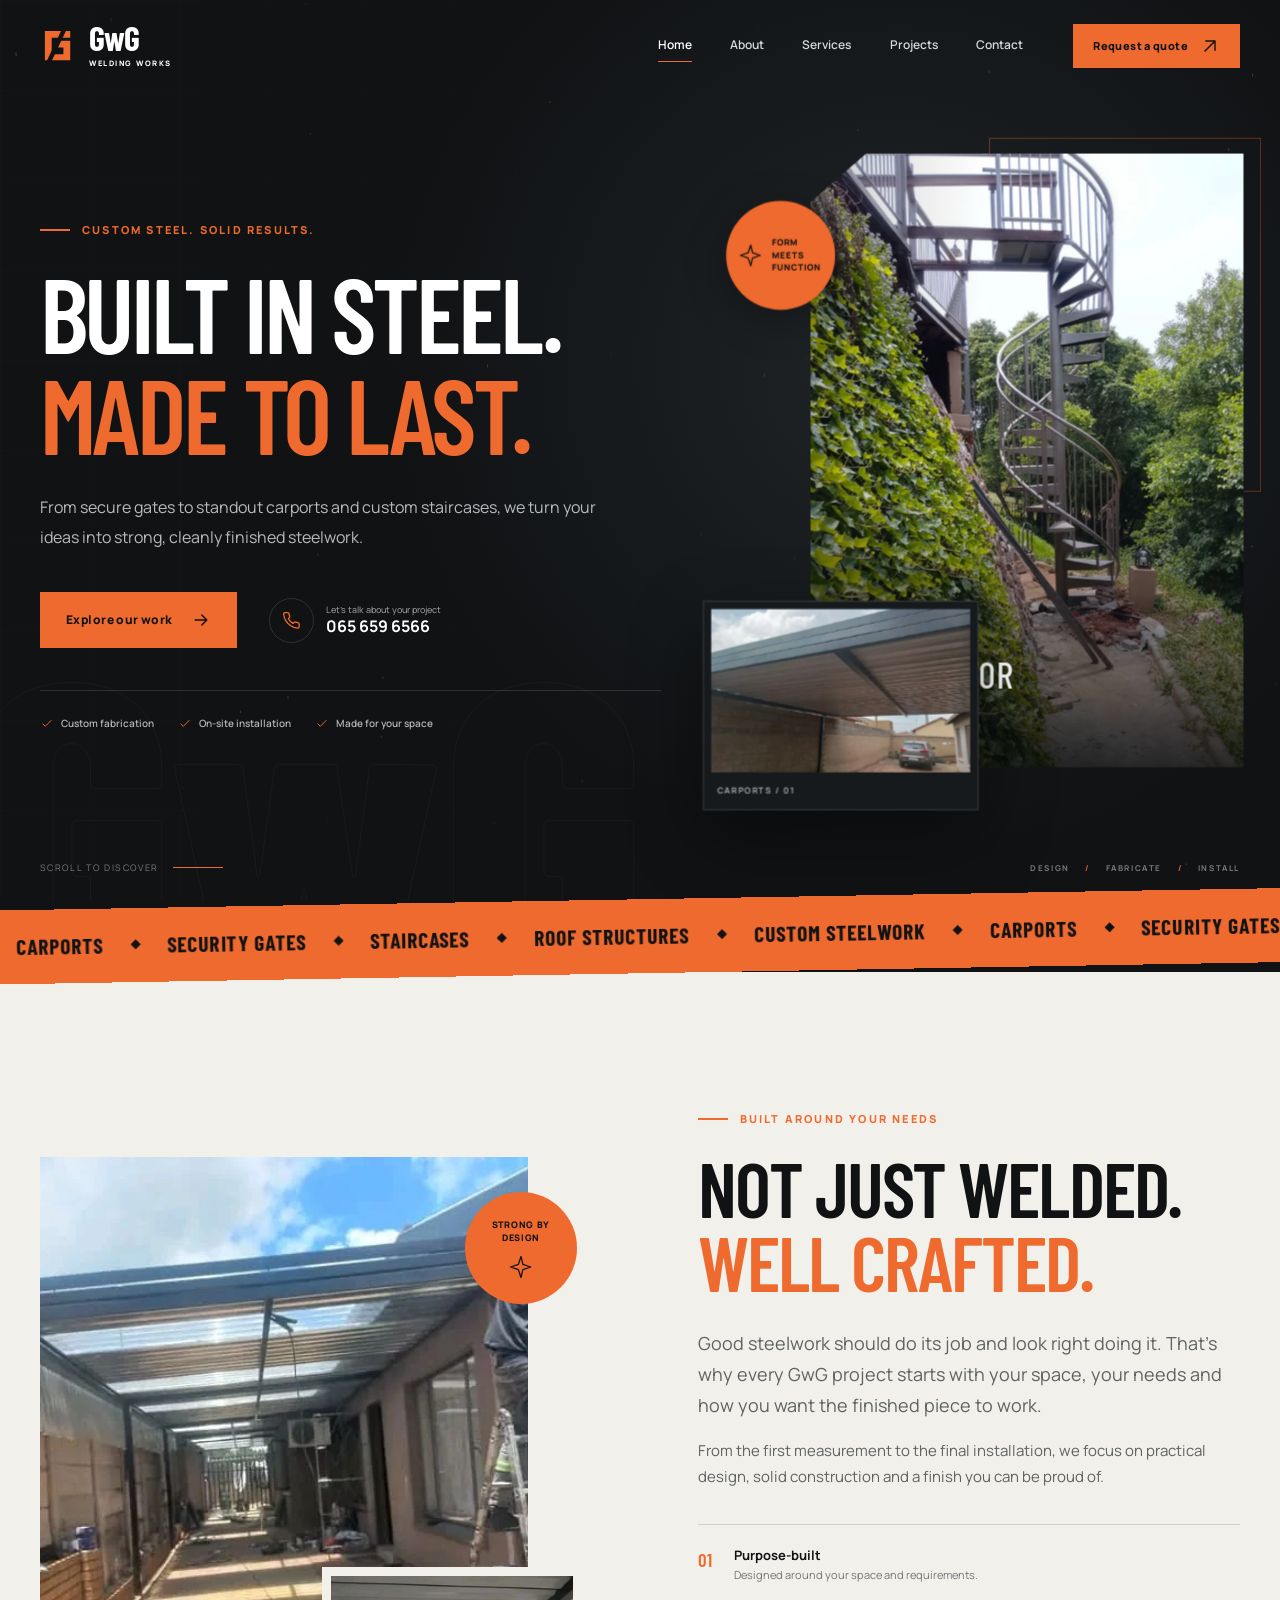
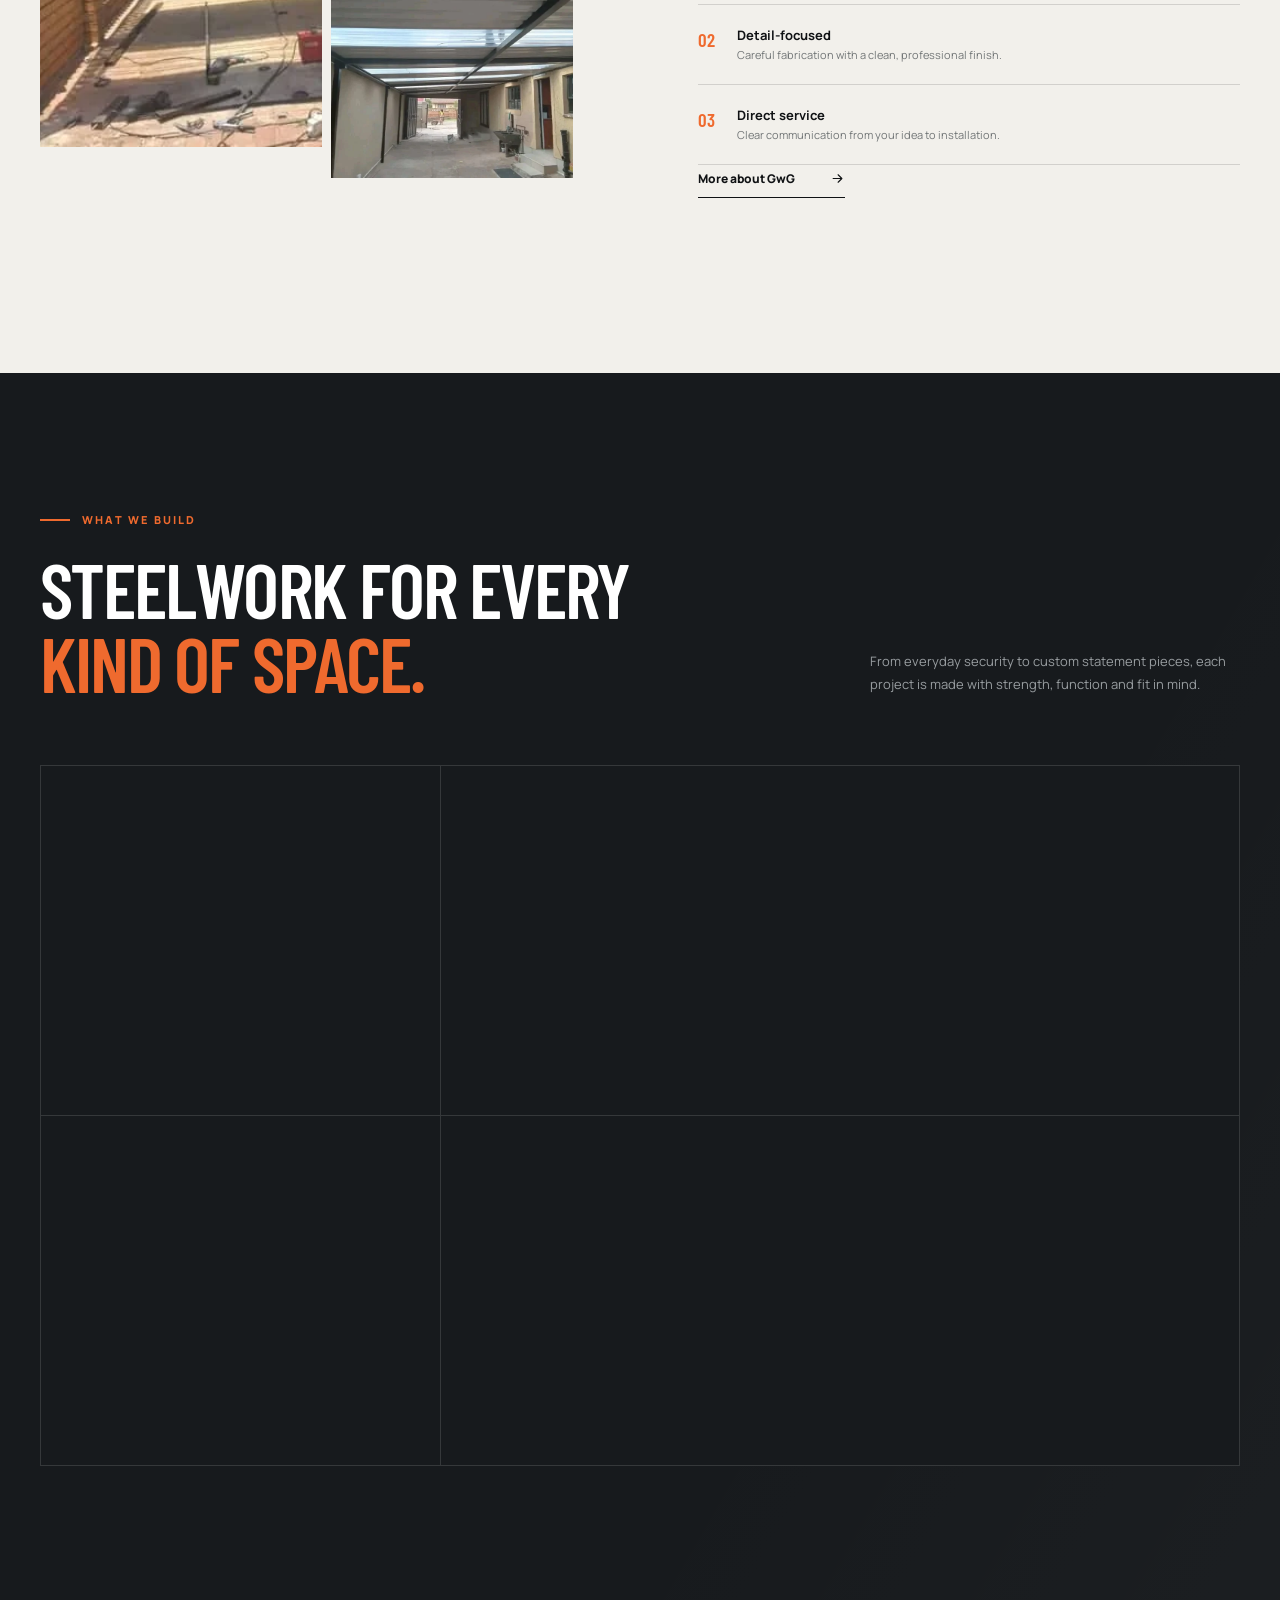
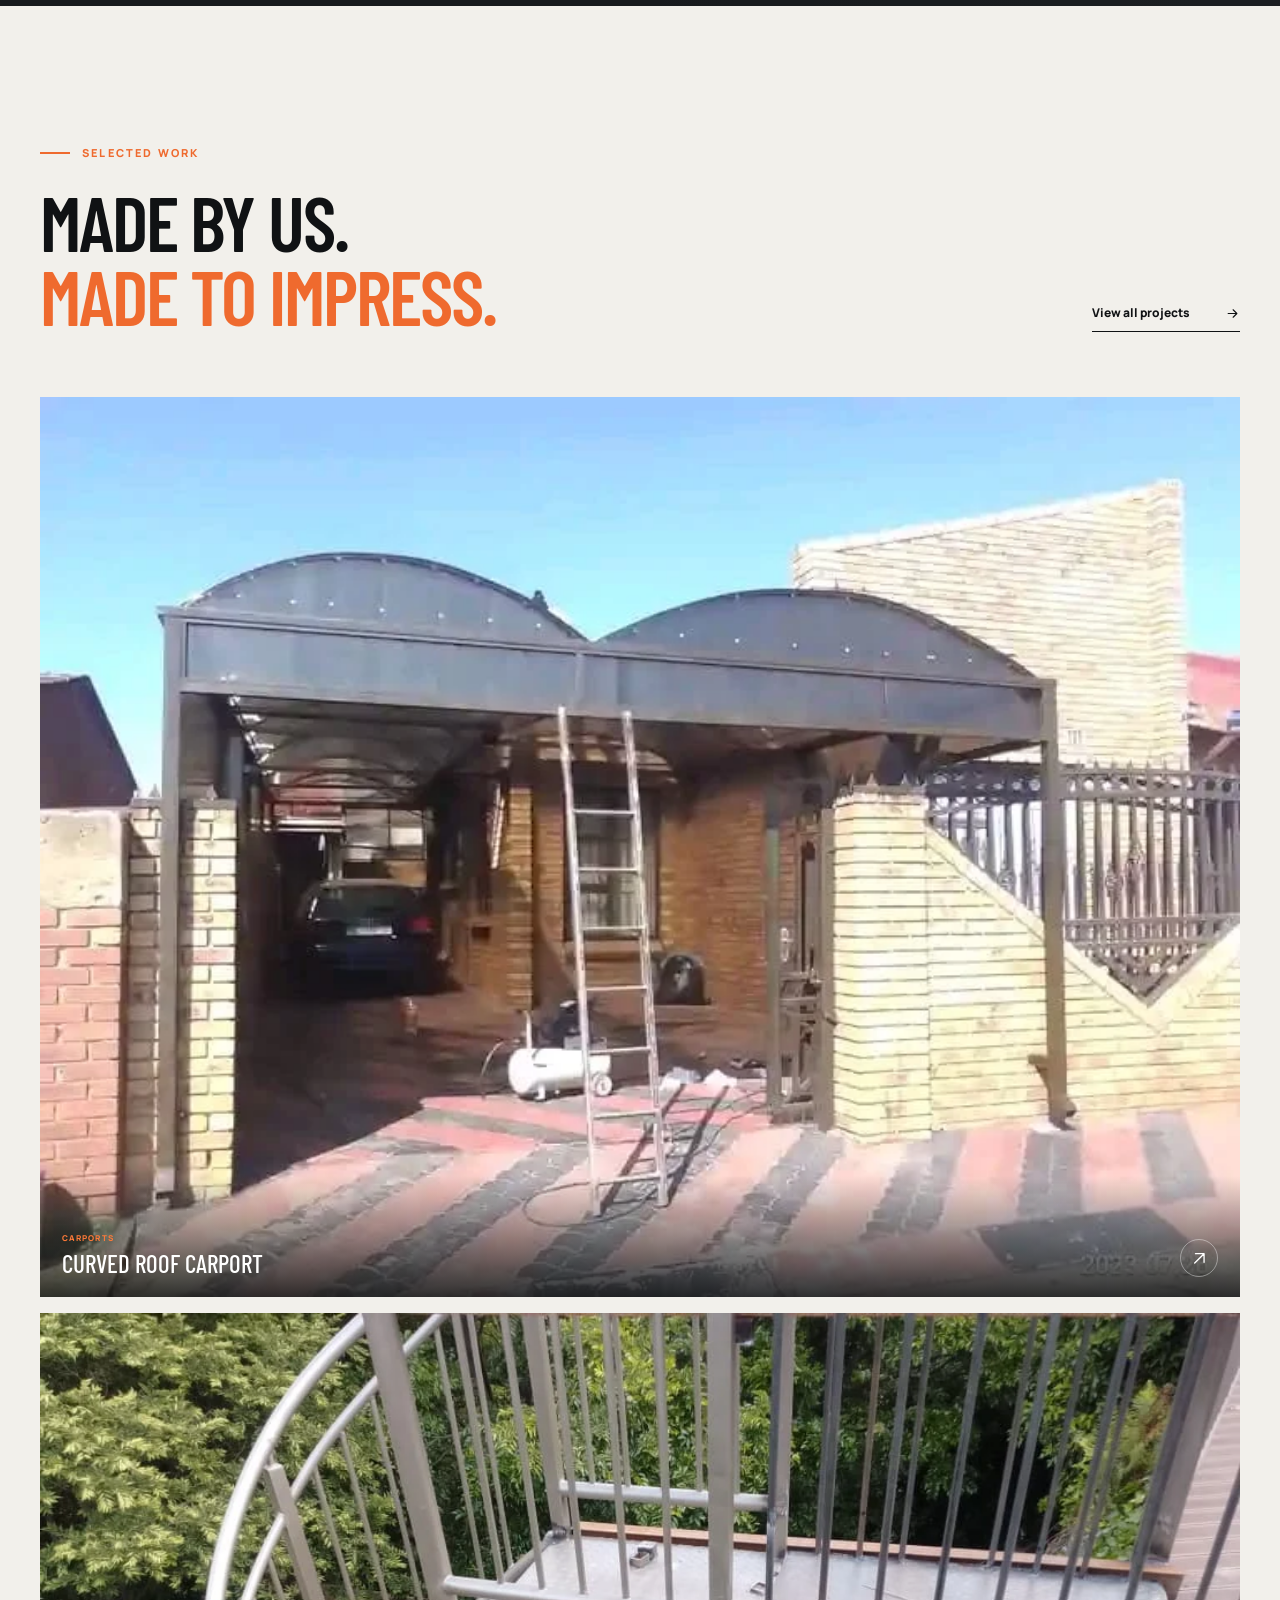
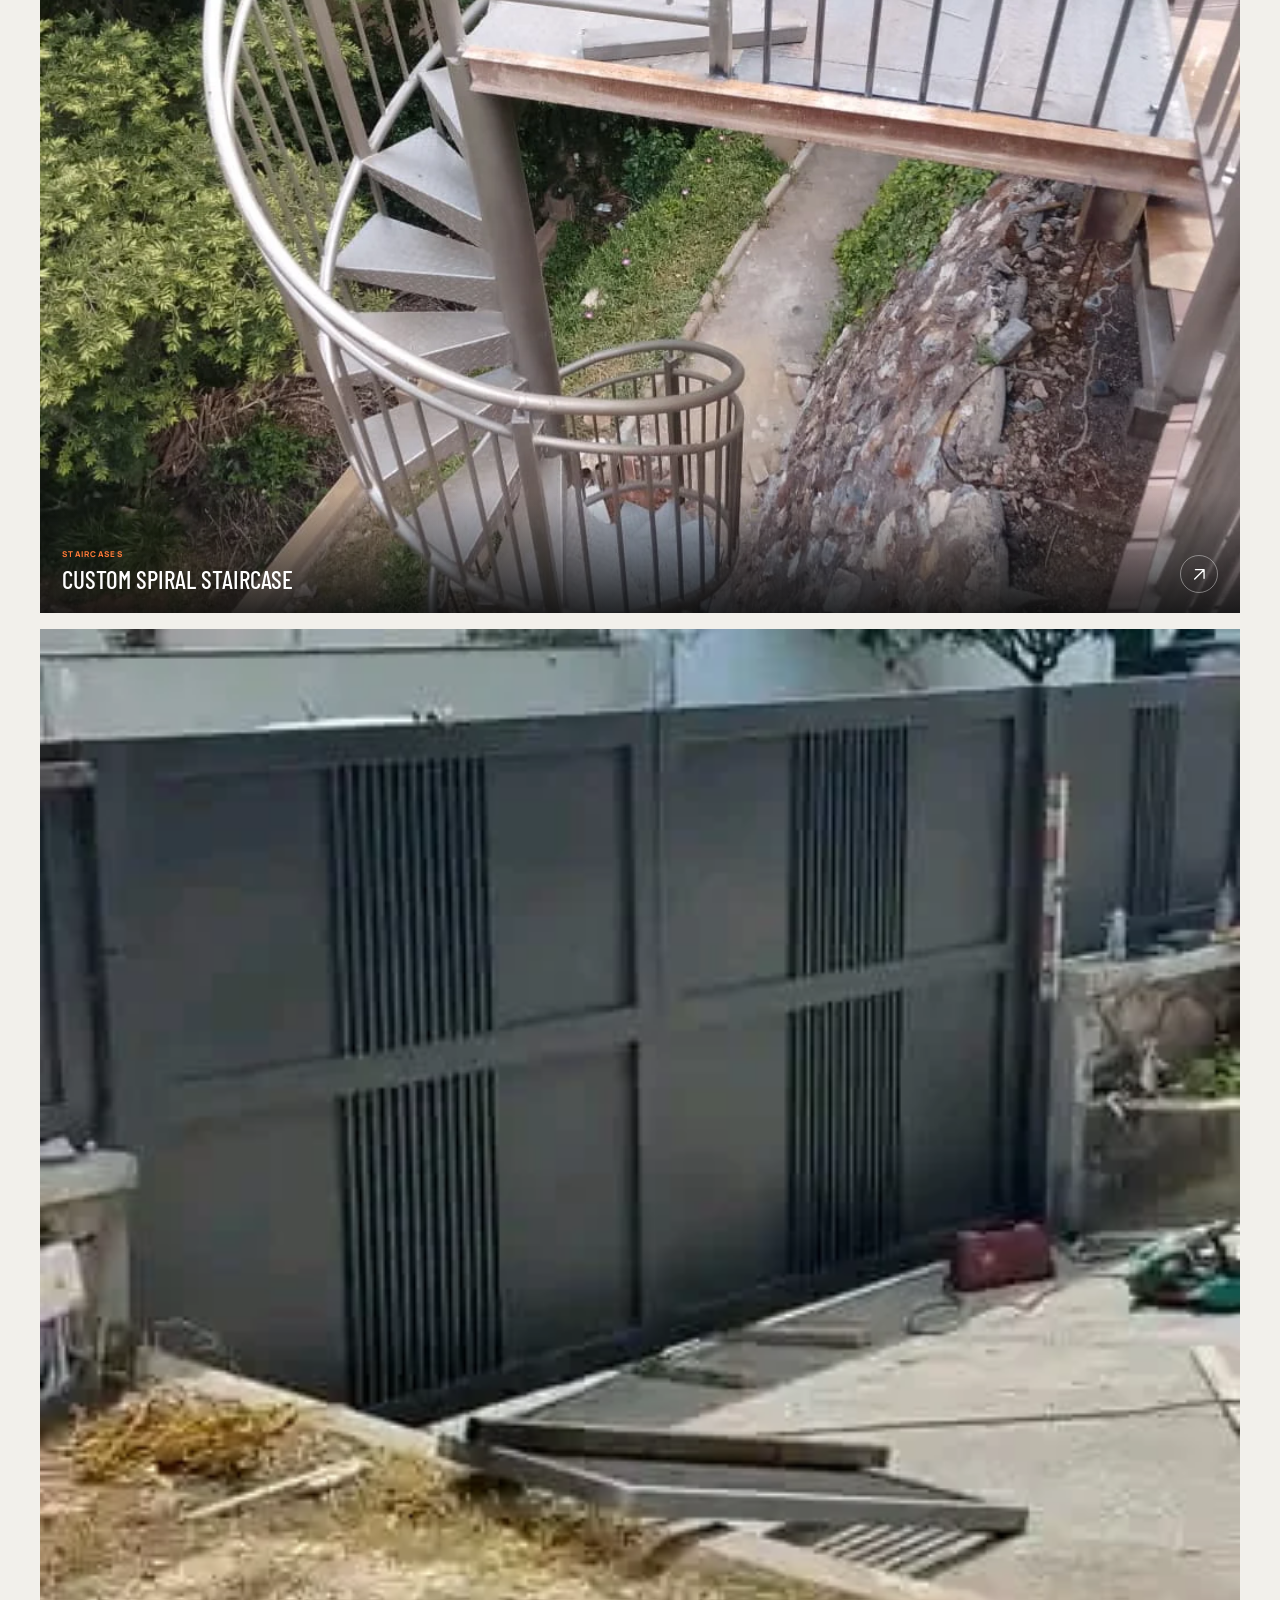
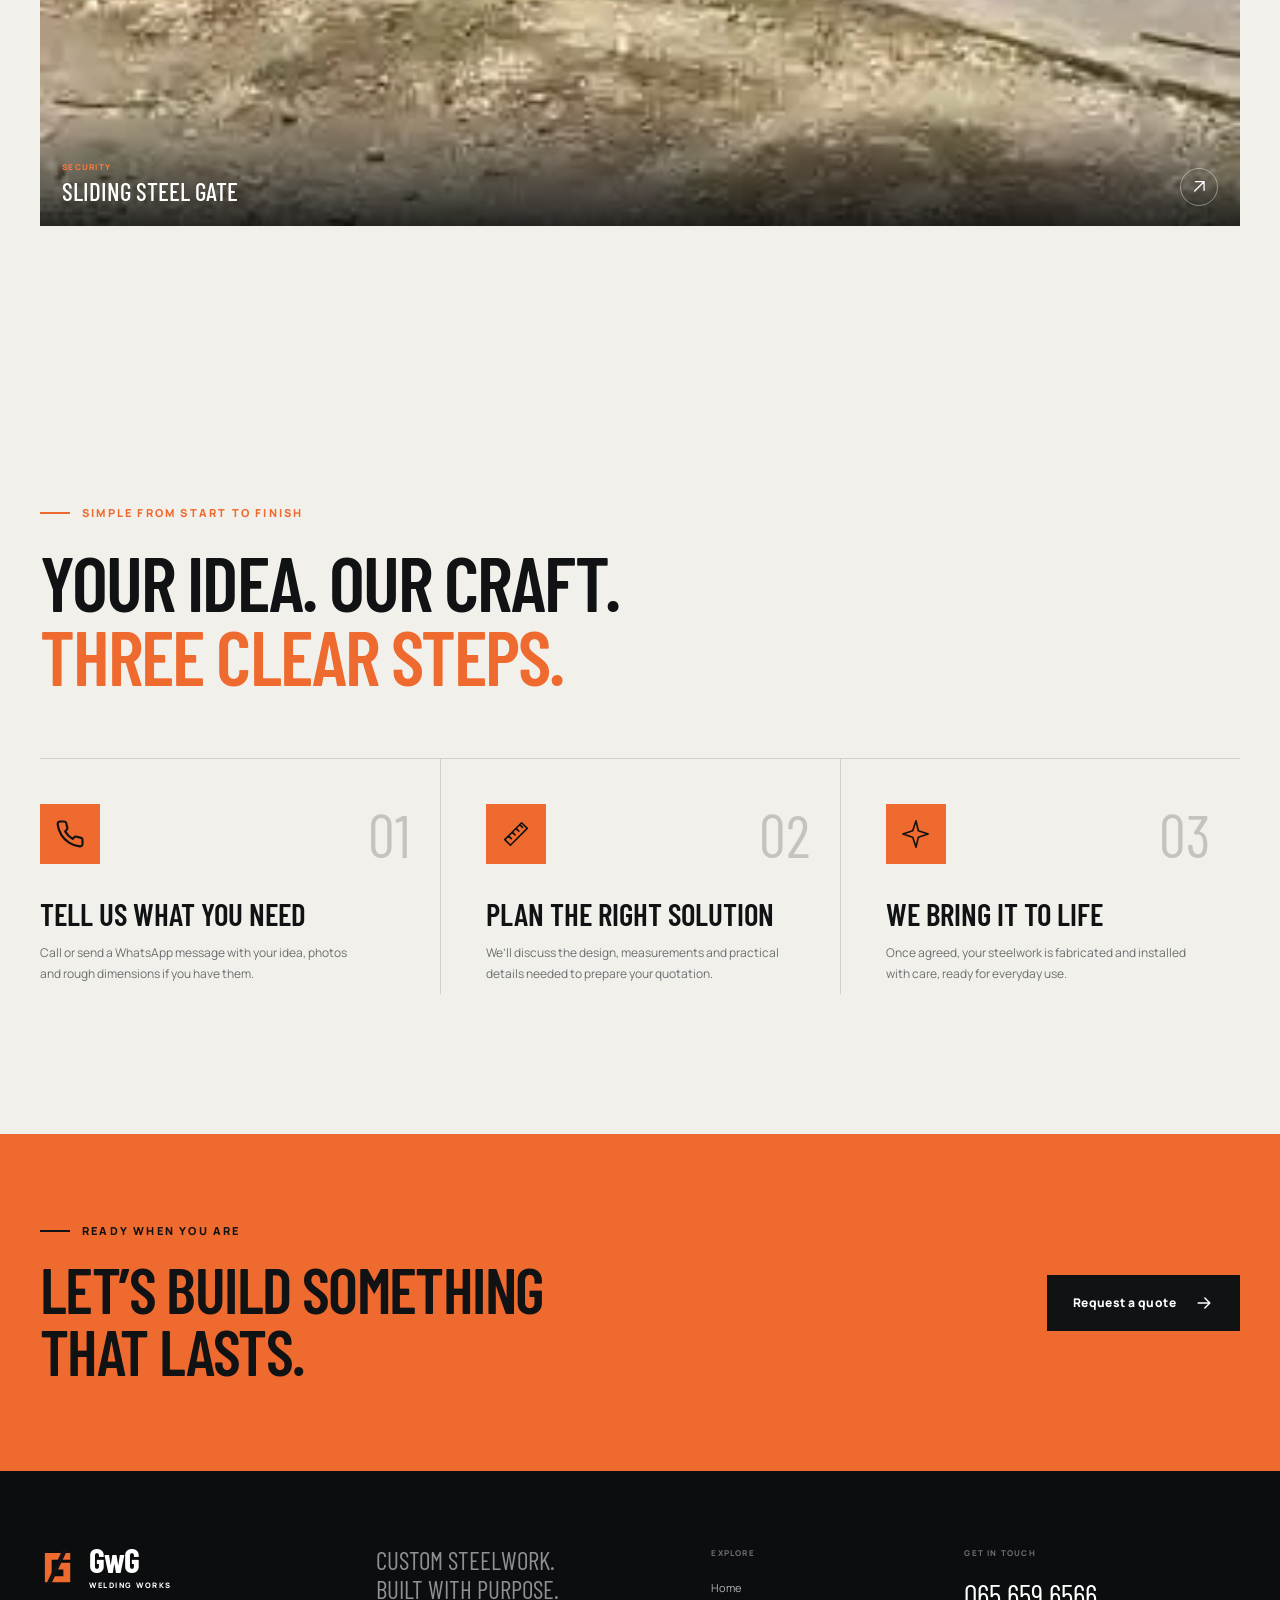
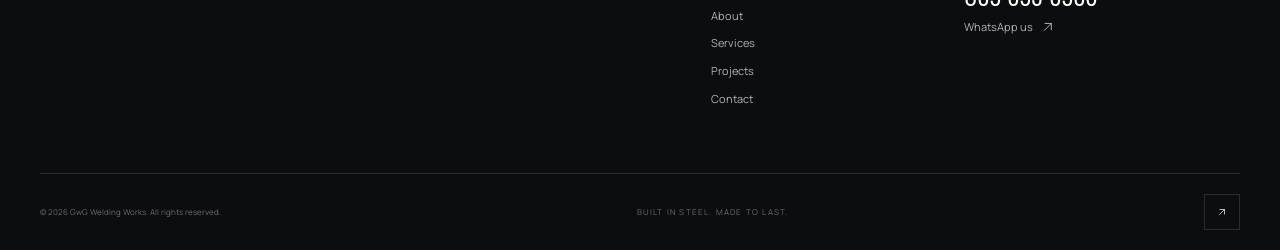
<file: index.html>
<!doctype html>
<html lang="en">
<head>
  <meta charset="utf-8">
  <meta name="viewport" content="width=device-width, initial-scale=1">
  <title>GwG Welding Works | Custom Steel & Welding</title>
  <meta name="description" content="Custom welding and steel fabrication by GwG Welding Works. Carports, security gates, staircases, roof structures and made-to-order steelwork. Call 065 659 6566.">
  <meta name="theme-color" content="#101214">
  <meta property="og:title" content="GwG Welding Works | Built in steel. Made to last.">
  <meta property="og:description" content="Purpose-built carports, gates, staircases and custom steelwork. View our work and request a quote.">
  <meta property="og:type" content="website">
  <meta property="og:image" content="assets/images/curved-carport.webp">
  <link rel="icon" href="assets/favicon.svg" type="image/svg+xml">
  <link rel="preconnect" href="https://fonts.googleapis.com">
  <link rel="preconnect" href="https://fonts.gstatic.com" crossorigin>
  <link href="https://fonts.googleapis.com/css2?family=Barlow+Condensed:wght@500;600;700;800&family=Manrope:wght@400;500;600;700;800&display=swap" rel="stylesheet">
  <link rel="preload" href="assets/images/hero-staircase.webp" as="image">
  <link rel="stylesheet" href="styles.css">
  <script>document.documentElement.classList.add('js');</script>
  <script src="script.js" defer></script>
  <script type="application/ld+json">{"@context":"https://schema.org","@type":"LocalBusiness","name":"GwG Welding Works","description":"Custom welding and steel fabrication for carports, gates, staircases and steel structures.","telephone":"+27656596566"}</script>
</head>
<body>
  <a class="skip-link" href="#main-content">Skip to main content</a>
  <div class="scroll-progress" aria-hidden="true"><span></span></div>
  <svg class="svg-sprite" aria-hidden="true">
    <symbol id="icon-arrow" viewBox="0 0 24 24"><path d="M5 12h14M13 6l6 6-6 6"/></symbol>
    <symbol id="icon-arrow-up" viewBox="0 0 24 24"><path d="M6 18 18 6M7 6h11v11"/></symbol>
    <symbol id="icon-phone" viewBox="0 0 24 24"><path d="M22 16.92v3a2 2 0 0 1-2.18 2 19.79 19.79 0 0 1-8.63-3.07 19.5 19.5 0 0 1-6-6A19.79 19.79 0 0 1 2.12 4.18 2 2 0 0 1 4.11 2h3a2 2 0 0 1 2 1.72c.13.96.36 1.9.69 2.8a2 2 0 0 1-.45 2.11L8.09 9.91a16 16 0 0 0 6 6l1.27-1.27a2 2 0 0 1 2.11-.45c.91.33 1.85.56 2.81.69A2 2 0 0 1 22 16.92z"/></symbol>
    <symbol id="icon-whatsapp" viewBox="0 0 24 24"><path d="M21 11.5a8.4 8.4 0 0 1-9 8.4 8.6 8.6 0 0 1-3.8-.9L3 20.5l1.5-5a8.3 8.3 0 0 1-1-4A8.5 8.5 0 0 1 12 3a8.4 8.4 0 0 1 9 8.5z"/><path d="M8.2 7.7c.2-.4.4-.4.7-.4h.5c.2 0 .4 0 .5.4l.8 2c.1.3 0 .5-.1.7l-.6.7c-.2.2-.2.4 0 .7.7 1.2 1.6 2.1 2.9 2.7.3.1.5.1.7-.1l.8-1c.2-.2.4-.3.7-.2l2 .9c.3.1.4.3.4.5 0 .4-.2 1.3-.7 1.8-.5.5-1.2.8-2 .8-1.3 0-3.8-1-5.7-2.9-1.6-1.6-2.7-3.8-2.7-5.1 0-.6.3-1.2.6-1.5z"/></symbol>
    <symbol id="icon-carport" viewBox="0 0 32 32"><path d="m3 12 13-8 13 8M5 12h22M7 12v15M25 12v15M11 27V16h10v11M11 20h10"/></symbol>
    <symbol id="icon-gate" viewBox="0 0 32 32"><path d="M4 27V7h24v20M4 12h24M10 7v20M16 7v20M22 7v20M2 27h28"/></symbol>
    <symbol id="icon-stairs" viewBox="0 0 32 32"><path d="M3 27h7v-7h7v-7h7V6h5M3 4v24h26"/></symbol>
    <symbol id="icon-roof" viewBox="0 0 32 32"><path d="m3 16 13-11 13 11M7 13v14h18V13M3 27h26M12 27v-8h8v8"/></symbol>
    <symbol id="icon-shield" viewBox="0 0 32 32"><path d="M16 3 27 7v8c0 7-4.5 11.5-11 14C9.5 26.5 5 22 5 15V7l11-4zM11 16l3 3 7-8"/></symbol>
    <symbol id="icon-custom" viewBox="0 0 32 32"><path d="m19 4 9 9-5 5-9-9 5-5zM4 28l4-11 9 9-11 4-2-2zM13 13l-5-5M21 21l5 5M7 8l4-4M24 28l4-4"/></symbol>
    <symbol id="icon-ruler" viewBox="0 0 32 32"><path d="m4 22 18-18 6 6-18 18-6-6zM16 10l3 3M12 14l3 3M8 18l3 3M20 6l3 3"/></symbol>
    <symbol id="icon-spark" viewBox="0 0 32 32"><path d="m16 2 2.5 10.5L29 16l-10.5 3.5L16 30l-3.5-10.5L2 16l10.5-3.5L16 2z"/></symbol>
    <symbol id="icon-expand" viewBox="0 0 24 24"><path d="M8 3H3v5M16 3h5v5M8 21H3v-5M16 21h5v-5"/></symbol>
    <symbol id="icon-check" viewBox="0 0 24 24"><path d="m5 12 4 4L19 6"/></symbol>
  </svg>

  <header class="site-header" data-header>
    <div class="container header-inner">
      <a class="brand" href="index.html" aria-label="GwG Welding Works home"><span class="brand-mark" aria-hidden="true"><svg viewBox="0 0 40 40"><path d="M5 5h26v7H12v17h12v-7h-6v-7h13v20H5V5z"/><path class="brand-mark-cut" d="m23 2 5 0-17 36h-5L23 2z"/></svg></span><span class="brand-copy"><strong>GwG</strong><small>WELDING WORKS</small></span></a>
      <nav class="desktop-nav" aria-label="Main navigation">
        <a href="index.html" class="active" aria-current="page">Home</a><a href="about.html">About</a><a href="services.html">Services</a><a href="projects.html">Projects</a><a href="contact.html">Contact</a>
      </nav>
      <a class="button button-small header-cta" href="contact.html">Request a quote <svg><use href="#icon-arrow-up"/></svg></a>
      <button class="menu-toggle" type="button" aria-label="Open menu" aria-controls="mobile-menu" aria-expanded="false"><span></span><span></span></button>
    </div>
    <nav class="mobile-menu" id="mobile-menu" aria-label="Mobile navigation"><div class="mobile-menu-inner">
      <a href="index.html" aria-current="page"><span>01</span> Home</a><a href="about.html"><span>02</span> About</a><a href="services.html"><span>03</span> Services</a><a href="projects.html"><span>04</span> Projects</a><a href="contact.html"><span>05</span> Contact</a>
      <a class="button" href="tel:+27656596566"><svg><use href="#icon-phone"/></svg> 065 659 6566</a>
    </div></nav>
  </header>

  <main id="main-content">
    <section class="hero" id="home">
      <canvas id="spark-canvas" aria-hidden="true"></canvas><div class="hero-grid" aria-hidden="true"></div>
      <div class="container hero-layout">
        <div class="hero-content">
          <p class="eyebrow hero-eyebrow"><span></span> CUSTOM STEEL. SOLID RESULTS.</p>
          <h1>Built in steel.<br><span>Made to last.</span></h1>
          <p class="hero-intro">From secure gates to standout carports and custom staircases, we turn your ideas into strong, cleanly finished steelwork.</p>
          <div class="hero-actions">
            <a class="button" href="projects.html">Explore our work <svg><use href="#icon-arrow"/></svg></a>
            <a class="text-link" href="tel:+27656596566"><span class="link-icon"><svg><use href="#icon-phone"/></svg></span><span><small>Let’s talk about your project</small>065 659 6566</span></a>
          </div>
          <ul class="hero-features" aria-label="What we offer"><li><svg><use href="#icon-check"/></svg> Custom fabrication</li><li><svg><use href="#icon-check"/></svg> On-site installation</li><li><svg><use href="#icon-check"/></svg> Made for your space</li></ul>
        </div>
        <div class="hero-visual" data-tilt><div class="hero-visual-inner">
          <div class="hero-image-wrap"><img src="assets/images/hero-staircase.webp" width="780" height="1040" alt="Custom exterior spiral staircase fabricated by GwG Welding Works" fetchpriority="high"><div class="hero-image-shade"></div><div class="hero-image-label"><span>GwG / CUSTOM STEEL</span><strong>Crafted for<br>real life.</strong></div></div>
          <div class="hero-secondary"><img src="assets/images/carport-wide.webp" width="715" height="536" alt="Neatly installed custom steel carport"><span>CARPORTS / 01</span></div>
          <div class="hero-outline" aria-hidden="true"></div><div class="hero-badge" aria-hidden="true"><svg><use href="#icon-spark"/></svg><span>FORM<br>MEETS<br>FUNCTION</span></div>
        </div></div>
      </div>
      <div class="container hero-bottom"><a class="scroll-cue" href="#about"><span>Scroll to discover</span><i></i></a><p>DESIGN <b>/</b> FABRICATE <b>/</b> INSTALL</p></div>
    </section>

    <div class="capabilities" aria-label="Our capabilities"><div class="capabilities-track">
      <span>CARPORTS</span><i></i><span>SECURITY GATES</span><i></i><span>STAIRCASES</span><i></i><span>ROOF STRUCTURES</span><i></i><span>CUSTOM STEELWORK</span><i></i>
      <span aria-hidden="true">CARPORTS</span><i aria-hidden="true"></i><span aria-hidden="true">SECURITY GATES</span><i aria-hidden="true"></i><span aria-hidden="true">STAIRCASES</span><i aria-hidden="true"></i><span aria-hidden="true">ROOF STRUCTURES</span><i aria-hidden="true"></i><span aria-hidden="true">CUSTOM STEELWORK</span><i aria-hidden="true"></i>
    </div></div>

    <section class="about section" id="about"><div class="container about-grid">
      <div class="about-images reveal"><figure class="about-main-image image-reveal"><img src="assets/images/carport-structure.webp" width="715" height="536" alt="GwG steel carport being installed on site" loading="lazy"></figure><figure class="about-detail-image"><img src="assets/images/carport-roof.webp" width="715" height="536" alt="Detailed view of a finished steel carport roof" loading="lazy"></figure><div class="about-stamp"><span>STRONG BY DESIGN</span><svg><use href="#icon-spark"/></svg></div></div>
      <div class="about-content reveal"><p class="eyebrow"><span></span> BUILT AROUND YOUR NEEDS</p><h2>Not just welded.<br><em>Well crafted.</em></h2><p class="section-intro">Good steelwork should do its job and look right doing it. That’s why every GwG project starts with your space, your needs and how you want the finished piece to work.</p><p>From the first measurement to the final installation, we focus on practical design, solid construction and a finish you can be proud of.</p>
        <div class="about-points"><div><strong>01</strong><span><b>Purpose-built</b><small>Designed around your space and requirements.</small></span></div><div><strong>02</strong><span><b>Detail-focused</b><small>Careful fabrication with a clean, professional finish.</small></span></div><div><strong>03</strong><span><b>Direct service</b><small>Clear communication from your idea to installation.</small></span></div>
        <a class="underlined-link" href="about.html">More about GwG <svg><use href="#icon-arrow"/></svg></a>
      </div>
    </div></section>

    <section class="services section" id="services"><div class="container">
      <div class="section-heading reveal"><div><p class="eyebrow"><span></span> WHAT WE BUILD</p><h2>Steelwork for every<br><em>kind of space.</em></h2></div><p>From everyday security to custom statement pieces, each project is made with strength, function and fit in mind.</p></div>
      <div class="services-grid">
        <article class="service-card reveal" data-tilt-card><div class="service-top"><span>01</span><svg class="service-icon"><use href="#icon-carport"/></svg></div><h3>Carports & Awnings</h3><p>Protect your vehicles and outdoor areas with steel structures designed to suit your property.</p><a href="contact.html?service=Carport%20or%20awning">Request this service <svg><use href="#icon-arrow-up"/></svg></a></article>
        <article class="service-card reveal" data-tilt-card><div class="service-top"><span>02</span><svg class="service-icon"><use href="#icon-gate"/></svg></div><h3>Gates & Security</h3><p>Driveway gates, pedestrian gates and security solutions that combine strength with a smart finish.</p><a href="contact.html?service=Gate%20or%20security%20solution">Request this service <svg><use href="#icon-arrow-up"/></svg></a></article>
        <article class="service-card reveal" data-tilt-card><div class="service-top"><span>03</span><svg class="service-icon"><use href="#icon-stairs"/></svg></div><h3>Stairs & Balustrades</h3><p>Custom staircases, spiral stairs, handrails and balustrades built for safe, everyday use.</p><a href="contact.html?service=Staircase%20or%20balustrade">Request this service <svg><use href="#icon-arrow-up"/></svg></a></article>
        <article class="service-card reveal" data-tilt-card><div class="service-top"><span>04</span><svg class="service-icon"><use href="#icon-roof"/></svg></div><h3>Roof Structures</h3><p>Steel roof frameworks and covered areas shaped around the layout and demands of your space.</p><a href="contact.html?service=Roof%20structure">Request this service <svg><use href="#icon-arrow-up"/></svg></a></article>
        <article class="service-card reveal" data-tilt-card><div class="service-top"><span>05</span><svg class="service-icon"><use href="#icon-shield"/></svg></div><h3>Doors & Burglar Bars</h3><p>Made-to-fit steel doors, security doors and burglar bars for an added layer of protection.</p><a href="contact.html?service=Steel%20door%20or%20burglar%20bars">Request this service <svg><use href="#icon-arrow-up"/></svg></a></article>
        <article class="service-card reveal" data-tilt-card><div class="service-top"><span>06</span><svg class="service-icon"><use href="#icon-custom"/></svg></div><h3>Custom Steelwork</h3><p>Have something different in mind? Let’s turn your custom steel idea into a practical reality.</p><a href="contact.html?service=Custom%20steelwork">Request this service <svg><use href="#icon-arrow-up"/></svg></a></article>
      </div>
    </div></section>

    <section class="home-projects section"><div class="container">
      <div class="section-heading reveal"><div><p class="eyebrow"><span></span> SELECTED WORK</p><h2>Made by us.<br><em>Made to impress.</em></h2></div><a class="underlined-link" href="projects.html">View all projects <svg><use href="#icon-arrow"/></svg></a></div>
      <div class="home-project-grid">
        <a class="project-card reveal" href="projects.html"><img src="assets/images/curved-carport.webp" width="720" height="540" alt="Large curved roof carport installed at a home" loading="lazy"><span class="project-overlay"><span><small>CARPORTS</small><strong>Curved roof carport</strong></span><i><svg><use href="#icon-arrow-up"/></svg></i></span></a>
        <a class="project-card reveal" href="projects.html"><img src="assets/images/spiral-staircase.webp" width="1040" height="780" alt="Custom metal spiral staircase and landing" loading="lazy"><span class="project-overlay"><span><small>STAIRCASES</small><strong>Custom spiral staircase</strong></span><i><svg><use href="#icon-arrow-up"/></svg></i></span></a>
        <a class="project-card reveal" href="projects.html"><img src="assets/images/steel-gate.webp" width="335" height="334" alt="Dark sliding steel driveway gate" loading="lazy"><span class="project-overlay"><span><small>SECURITY</small><strong>Sliding steel gate</strong></span><i><svg><use href="#icon-arrow-up"/></svg></i></span></a>
      </div>
    </div></section>

    <section class="process section"><div class="container">
      <div class="section-heading reveal"><div><p class="eyebrow"><span></span> SIMPLE FROM START TO FINISH</p><h2>Your idea. Our craft.<br><em>Three clear steps.</em></h2></div></div>
      <div class="process-grid"><article class="process-step reveal"><span class="step-number">01</span><div class="step-icon"><svg><use href="#icon-phone"/></svg></div><h3>Tell us what you need</h3><p>Call or send a WhatsApp message with your idea, photos and rough dimensions if you have them.</p></article><article class="process-step reveal"><span class="step-number">02</span><div class="step-icon"><svg><use href="#icon-ruler"/></svg></div><h3>Plan the right solution</h3><p>We’ll discuss the design, measurements and practical details needed to prepare your quotation.</p></article><article class="process-step reveal"><span class="step-number">03</span><div class="step-icon"><svg><use href="#icon-spark"/></svg></div><h3>We bring it to life</h3><p>Once agreed, your steelwork is fabricated and installed with care, ready for everyday use.</p></article></div>
    </div></section>

    <section class="page-cta"><div class="container page-cta-inner reveal"><div><p class="eyebrow"><span></span> READY WHEN YOU ARE</p><h2>Let’s build something<br>that lasts.</h2></div><a class="button button-dark" href="contact.html">Request a quote <svg><use href="#icon-arrow"/></svg></a></div></section>
  </main>

  <footer class="site-footer"><div class="container footer-top">
    <a class="brand" href="index.html" aria-label="GwG Welding Works home"><span class="brand-mark" aria-hidden="true"><svg viewBox="0 0 40 40"><path d="M5 5h26v7H12v17h12v-7h-6v-7h13v20H5V5z"/><path class="brand-mark-cut" d="m23 2 5 0-17 36h-5L23 2z"/></svg></span><span class="brand-copy"><strong>GwG</strong><small>WELDING WORKS</small></span></a>
    <p>Custom steelwork.<br>Built with purpose.</p><div class="footer-nav"><span>EXPLORE</span><a href="index.html">Home</a><a href="about.html">About</a><a href="services.html">Services</a><a href="projects.html">Projects</a><a href="contact.html">Contact</a></div><div class="footer-contact"><span>GET IN TOUCH</span><a href="tel:+27656596566">065 659 6566</a><a href="https://wa.me/27656596566" target="_blank" rel="noopener">WhatsApp us <svg><use href="#icon-arrow-up"/></svg></a></div>
  </div><div class="container footer-bottom"><p>© <span id="current-year"></span> GwG Welding Works. All rights reserved.</p><p>BUILT IN STEEL. MADE TO LAST.</p><a href="#main-content" class="back-to-top" aria-label="Back to top"><svg><use href="#icon-arrow-up"/></svg></a></div></footer>
  <div class="mobile-actions" aria-label="Quick contact"><a href="tel:+27656596566"><svg><use href="#icon-phone"/></svg> Call now</a><a href="https://wa.me/27656596566?text=Hi%20GwG%20Welding%20Works%2C%20I%27d%20like%20a%20quote." target="_blank" rel="noopener"><svg><use href="#icon-whatsapp"/></svg> WhatsApp</a></div>
</body>
</html>
</file>
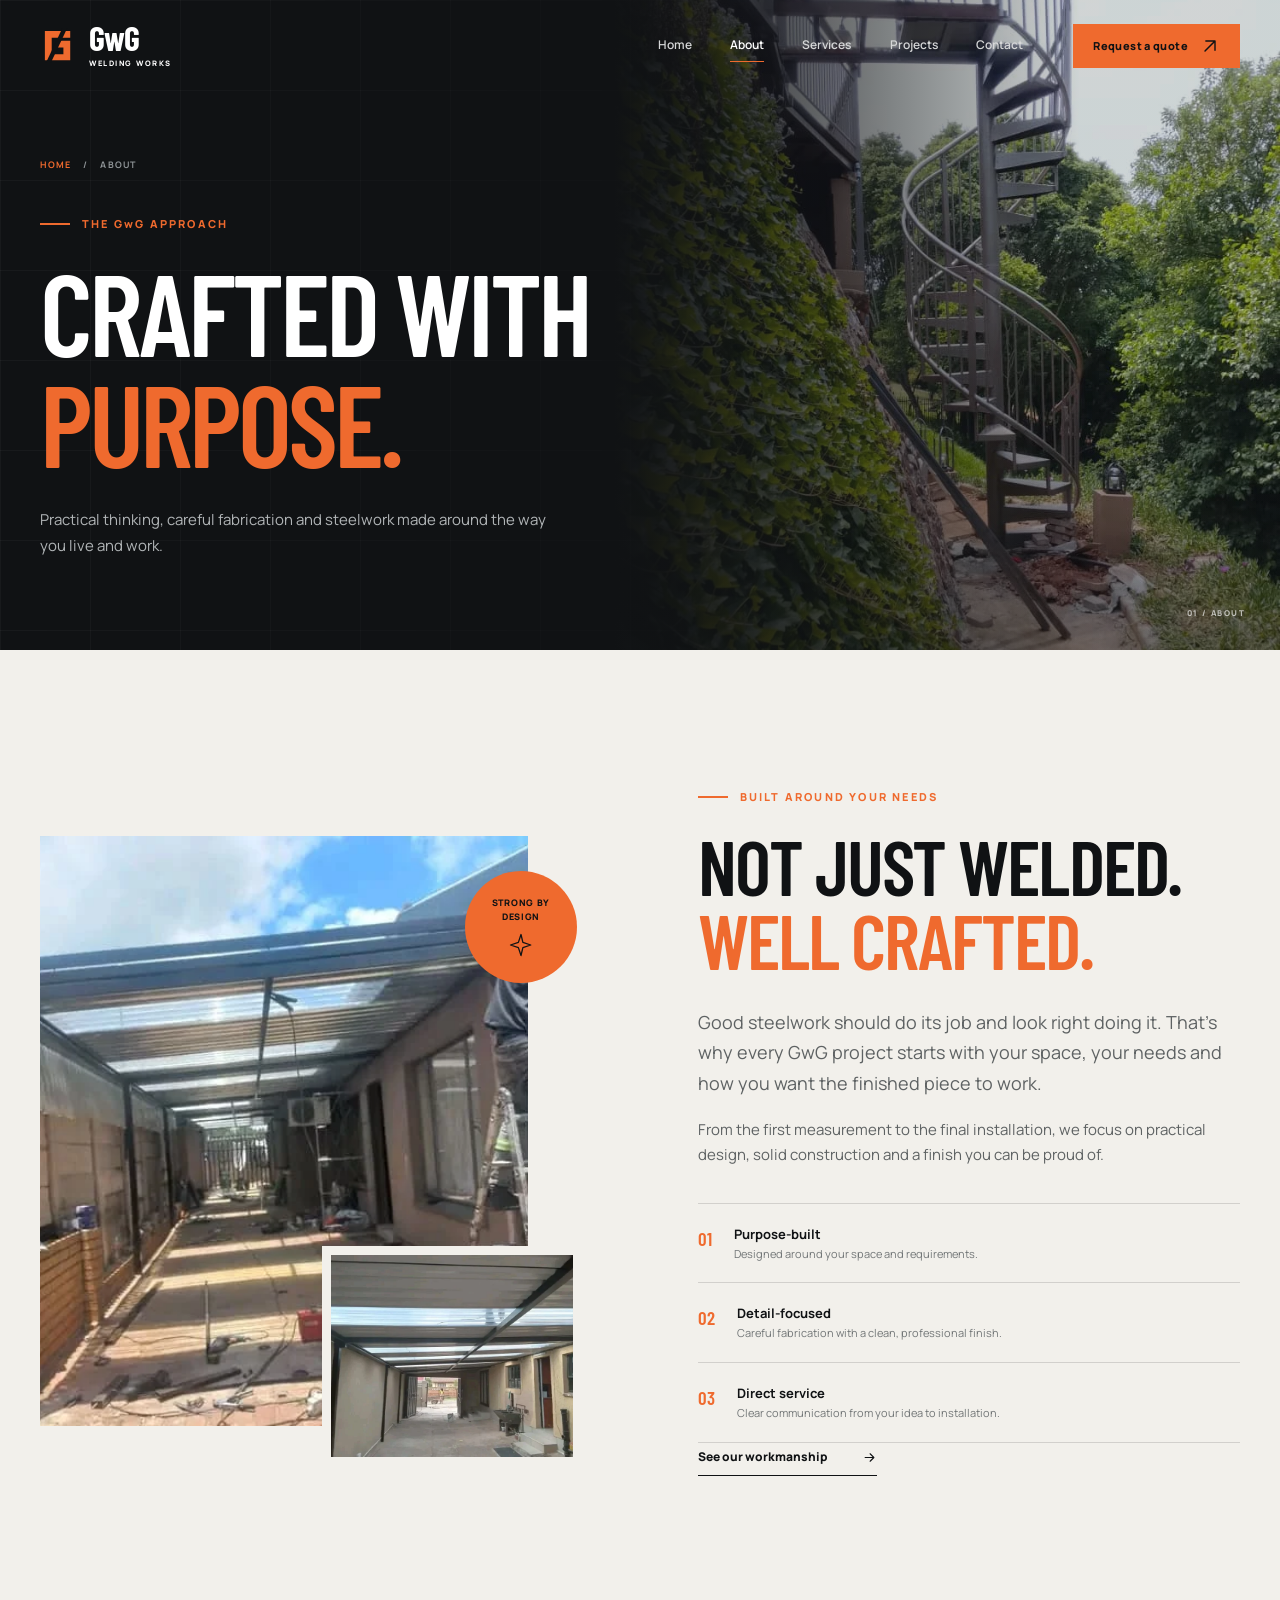
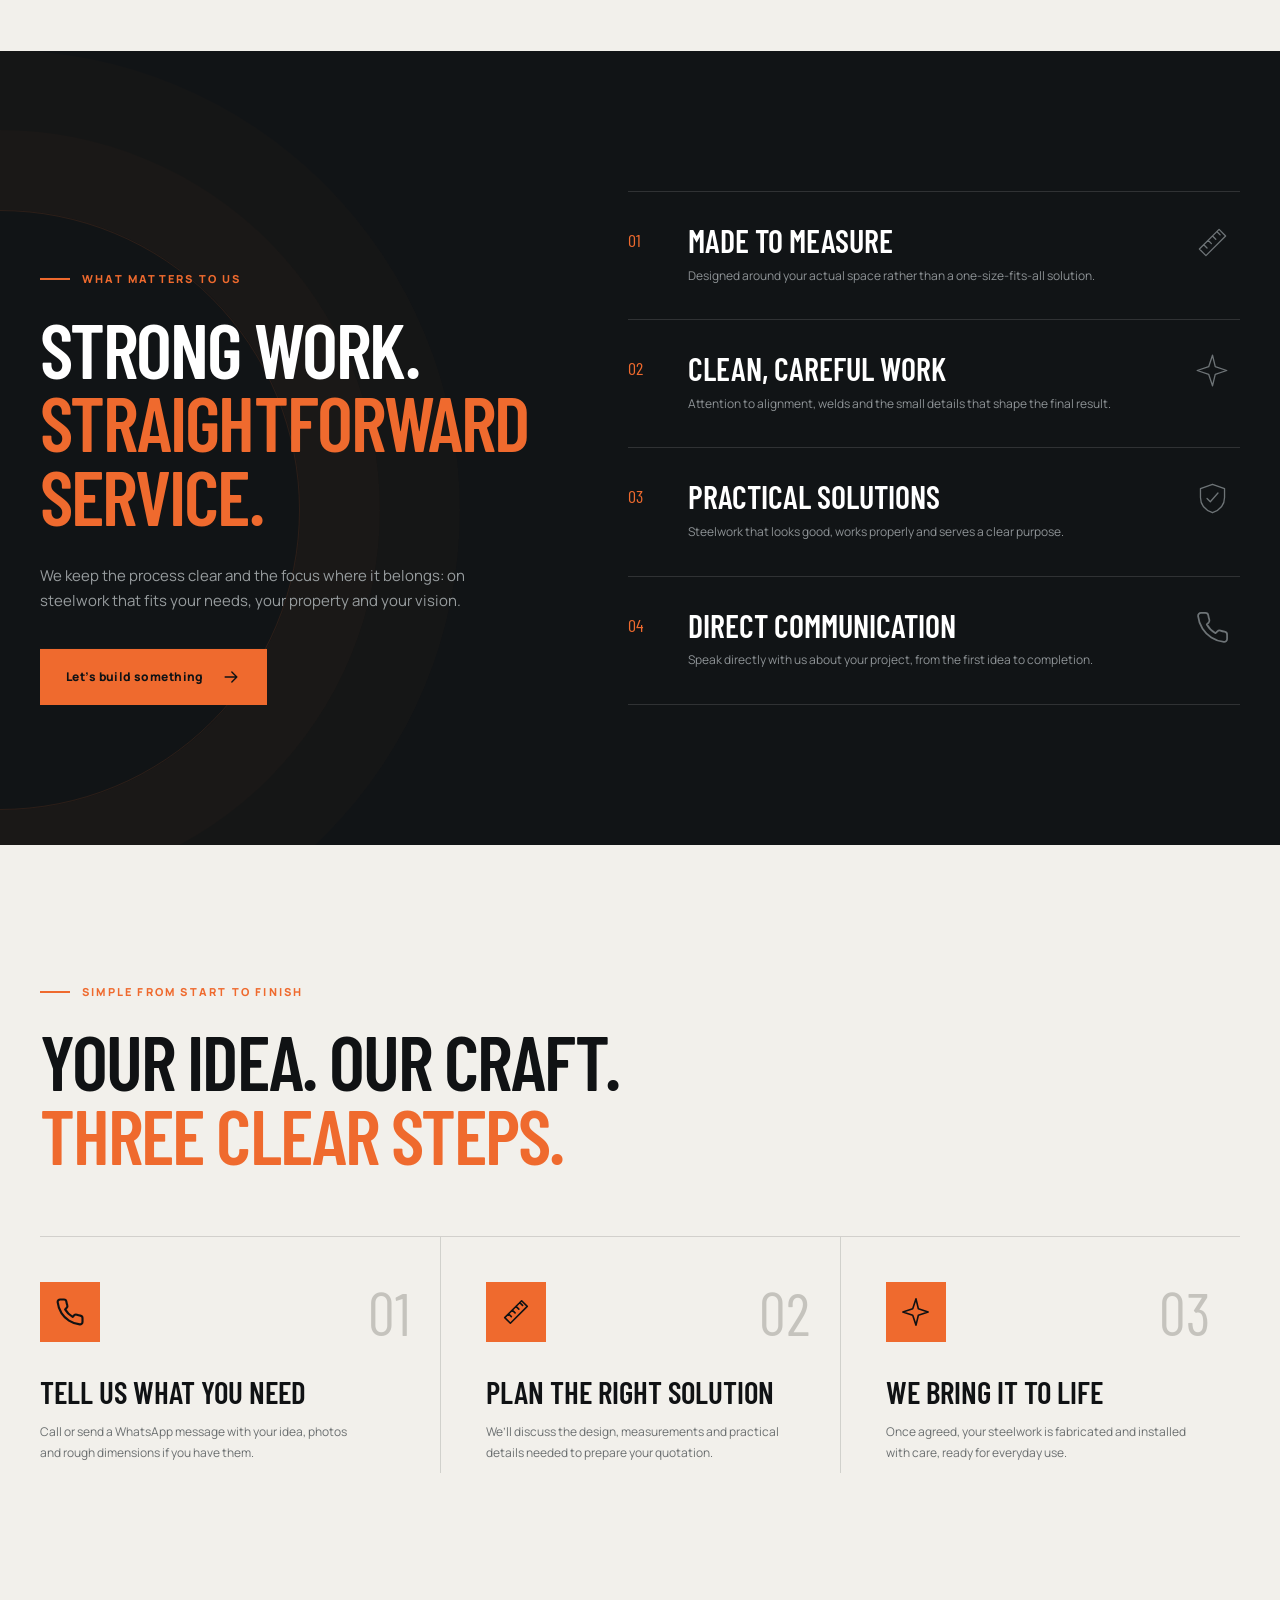
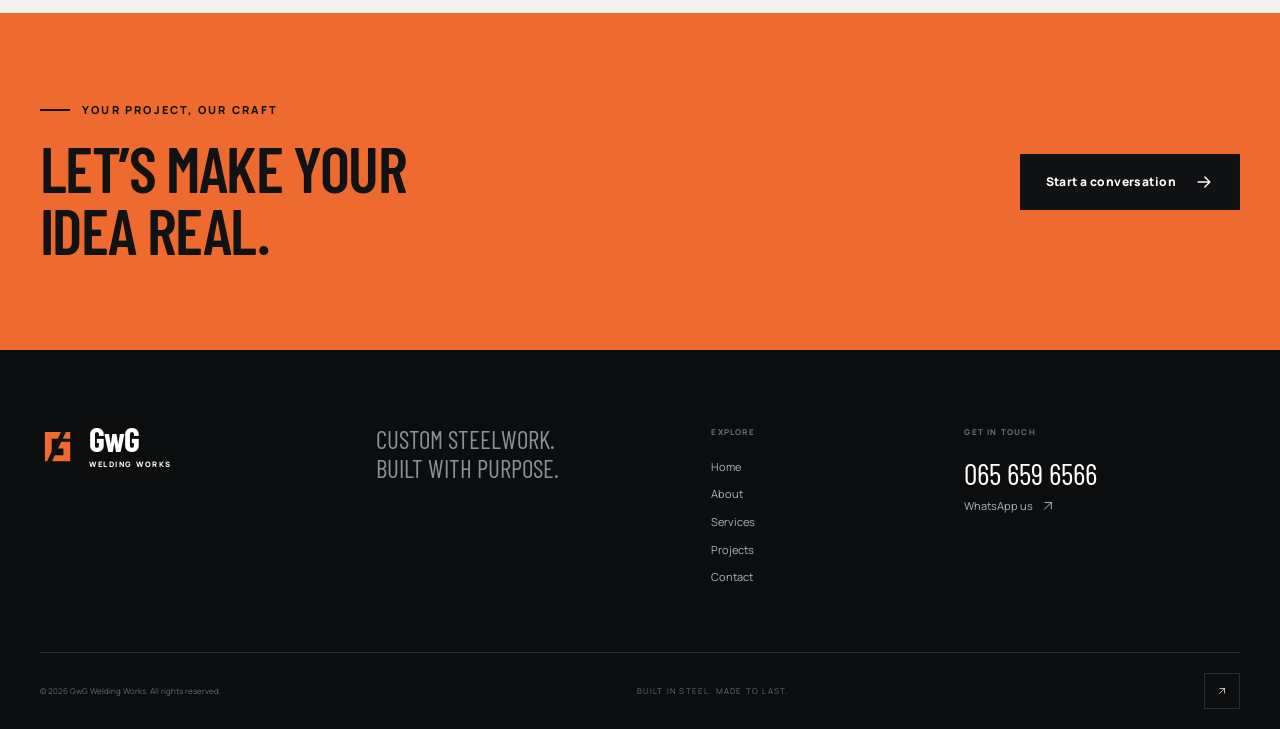
<file: about.html>
<!doctype html>
<html lang="en">
<head>
  <meta charset="utf-8"><meta name="viewport" content="width=device-width, initial-scale=1">
  <title>About GwG Welding Works | Our Approach to Steelwork</title>
  <meta name="description" content="Discover the GwG Welding Works approach: practical design, careful fabrication, clean finishes and direct service from your first idea to installation.">
  <meta name="theme-color" content="#101214"><link rel="icon" href="assets/favicon.svg" type="image/svg+xml">
  <link rel="preconnect" href="https://fonts.googleapis.com"><link rel="preconnect" href="https://fonts.gstatic.com" crossorigin>
  <link href="https://fonts.googleapis.com/css2?family=Barlow+Condensed:wght@500;600;700;800&family=Manrope:wght@400;500;600;700;800&display=swap" rel="stylesheet">
  <link rel="preload" href="assets/images/hero-staircase.webp" as="image"><link rel="stylesheet" href="styles.css">
  <script>document.documentElement.classList.add('js');</script><script src="script.js" defer></script>
</head>
<body>
  <a class="skip-link" href="#main-content">Skip to main content</a><div class="scroll-progress" aria-hidden="true"><span></span></div>
  <svg class="svg-sprite" aria-hidden="true">
    <symbol id="icon-arrow" viewBox="0 0 24 24"><path d="M5 12h14M13 6l6 6-6 6"/></symbol><symbol id="icon-arrow-up" viewBox="0 0 24 24"><path d="M6 18 18 6M7 6h11v11"/></symbol>
    <symbol id="icon-phone" viewBox="0 0 24 24"><path d="M22 16.92v3a2 2 0 0 1-2.18 2 19.79 19.79 0 0 1-8.63-3.07 19.5 19.5 0 0 1-6-6A19.79 19.79 0 0 1 2.12 4.18 2 2 0 0 1 4.11 2h3a2 2 0 0 1 2 1.72c.13.96.36 1.9.69 2.8a2 2 0 0 1-.45 2.11L8.09 9.91a16 16 0 0 0 6 6l1.27-1.27a2 2 0 0 1 2.11-.45c.91.33 1.85.56 2.81.69A2 2 0 0 1 22 16.92z"/></symbol>
    <symbol id="icon-whatsapp" viewBox="0 0 24 24"><path d="M21 11.5a8.4 8.4 0 0 1-9 8.4 8.6 8.6 0 0 1-3.8-.9L3 20.5l1.5-5a8.3 8.3 0 0 1-1-4A8.5 8.5 0 0 1 12 3a8.4 8.4 0 0 1 9 8.5z"/><path d="M8.2 7.7c.2-.4.4-.4.7-.4h.5c.2 0 .4 0 .5.4l.8 2c.1.3 0 .5-.1.7l-.6.7c-.2.2-.2.4 0 .7.7 1.2 1.6 2.1 2.9 2.7.3.1.5.1.7-.1l.8-1c.2-.2.4-.3.7-.2l2 .9c.3.1.4.3.4.5 0 .4-.2 1.3-.7 1.8-.5.5-1.2.8-2 .8-1.3 0-3.8-1-5.7-2.9-1.6-1.6-2.7-3.8-2.7-5.1 0-.6.3-1.2.6-1.5z"/></symbol>
    <symbol id="icon-ruler" viewBox="0 0 32 32"><path d="m4 22 18-18 6 6-18 18-6-6zM16 10l3 3M12 14l3 3M8 18l3 3M20 6l3 3"/></symbol><symbol id="icon-spark" viewBox="0 0 32 32"><path d="m16 2 2.5 10.5L29 16l-10.5 3.5L16 30l-3.5-10.5L2 16l10.5-3.5L16 2z"/></symbol><symbol id="icon-shield" viewBox="0 0 32 32"><path d="M16 3 27 7v8c0 7-4.5 11.5-11 14C9.5 26.5 5 22 5 15V7l11-4zM11 16l3 3 7-8"/></symbol>
  </svg>
  <header class="site-header" data-header><div class="container header-inner">
    <a class="brand" href="index.html" aria-label="GwG Welding Works home"><span class="brand-mark" aria-hidden="true"><svg viewBox="0 0 40 40"><path d="M5 5h26v7H12v17h12v-7h-6v-7h13v20H5V5z"/><path class="brand-mark-cut" d="m23 2 5 0-17 36h-5L23 2z"/></svg></span><span class="brand-copy"><strong>GwG</strong><small>WELDING WORKS</small></span></a>
    <nav class="desktop-nav" aria-label="Main navigation"><a href="index.html">Home</a><a href="about.html" class="active" aria-current="page">About</a><a href="services.html">Services</a><a href="projects.html">Projects</a><a href="contact.html">Contact</a></nav>
    <a class="button button-small header-cta" href="contact.html">Request a quote <svg><use href="#icon-arrow-up"/></svg></a><button class="menu-toggle" type="button" aria-label="Open menu" aria-controls="mobile-menu" aria-expanded="false"><span></span><span></span></button>
  </div><nav class="mobile-menu" id="mobile-menu" aria-label="Mobile navigation"><div class="mobile-menu-inner"><a href="index.html"><span>01</span> Home</a><a href="about.html" aria-current="page"><span>02</span> About</a><a href="services.html"><span>03</span> Services</a><a href="projects.html"><span>04</span> Projects</a><a href="contact.html"><span>05</span> Contact</a><a class="button" href="tel:+27656596566"><svg><use href="#icon-phone"/></svg> 065 659 6566</a></div></nav></header>

  <main id="main-content">
    <section class="page-hero"><div class="page-hero-media"><img src="assets/images/hero-staircase.webp" width="780" height="1040" alt="Custom GwG spiral staircase" fetchpriority="high"></div><div class="container page-hero-content"><nav class="breadcrumbs" aria-label="Breadcrumb"><a href="index.html">Home</a><span>/</span><span>About</span></nav><p class="eyebrow"><span></span> THE GwG APPROACH</p><h1>Crafted with<br><span>purpose.</span></h1><p>Practical thinking, careful fabrication and steelwork made around the way you live and work.</p></div><div class="page-hero-index" aria-hidden="true">01 / ABOUT</div></section>

    <section class="about section"><div class="container about-grid">
      <div class="about-images reveal"><figure class="about-main-image image-reveal"><img src="assets/images/carport-structure.webp" width="715" height="536" alt="GwG steel carport being installed on site" loading="lazy"></figure><figure class="about-detail-image"><img src="assets/images/carport-roof.webp" width="715" height="536" alt="Detailed view of a finished steel carport roof" loading="lazy"></figure><div class="about-stamp"><span>STRONG BY DESIGN</span><svg><use href="#icon-spark"/></svg></div></div>
      <div class="about-content reveal"><p class="eyebrow"><span></span> BUILT AROUND YOUR NEEDS</p><h2>Not just welded.<br><em>Well crafted.</em></h2><p class="section-intro">Good steelwork should do its job and look right doing it. That’s why every GwG project starts with your space, your needs and how you want the finished piece to work.</p><p>From the first measurement to the final installation, we focus on practical design, solid construction and a finish you can be proud of.</p><div class="about-points"><div><strong>01</strong><span><b>Purpose-built</b><small>Designed around your space and requirements.</small></span></div><div><strong>02</strong><span><b>Detail-focused</b><small>Careful fabrication with a clean, professional finish.</small></span></div><div><strong>03</strong><span><b>Direct service</b><small>Clear communication from your idea to installation.</small></span></div><a class="underlined-link" href="projects.html">See our workmanship <svg><use href="#icon-arrow"/></svg></a></div>
    </div></section>

    <section class="why-us section"><div class="container why-grid">
      <div class="why-content reveal"><p class="eyebrow"><span></span> WHAT MATTERS TO US</p><h2>Strong work.<br><em>Straightforward service.</em></h2><p>We keep the process clear and the focus where it belongs: on steelwork that fits your needs, your property and your vision.</p><a class="button" href="contact.html">Let’s build something <svg><use href="#icon-arrow"/></svg></a></div>
      <div class="values-list"><article class="value reveal"><span>01</span><div><h3>Made to measure</h3><p>Designed around your actual space rather than a one-size-fits-all solution.</p></div><svg><use href="#icon-ruler"/></svg></article><article class="value reveal"><span>02</span><div><h3>Clean, careful work</h3><p>Attention to alignment, welds and the small details that shape the final result.</p></div><svg><use href="#icon-spark"/></svg></article><article class="value reveal"><span>03</span><div><h3>Practical solutions</h3><p>Steelwork that looks good, works properly and serves a clear purpose.</p></div><svg><use href="#icon-shield"/></svg></article><article class="value reveal"><span>04</span><div><h3>Direct communication</h3><p>Speak directly with us about your project, from the first idea to completion.</p></div><svg><use href="#icon-phone"/></svg></article></div>
    </div></section>

    <section class="process section"><div class="container"><div class="section-heading reveal"><div><p class="eyebrow"><span></span> SIMPLE FROM START TO FINISH</p><h2>Your idea. Our craft.<br><em>Three clear steps.</em></h2></div></div><div class="process-grid"><article class="process-step reveal"><span class="step-number">01</span><div class="step-icon"><svg><use href="#icon-phone"/></svg></div><h3>Tell us what you need</h3><p>Call or send a WhatsApp message with your idea, photos and rough dimensions if you have them.</p></article><article class="process-step reveal"><span class="step-number">02</span><div class="step-icon"><svg><use href="#icon-ruler"/></svg></div><h3>Plan the right solution</h3><p>We’ll discuss the design, measurements and practical details needed to prepare your quotation.</p></article><article class="process-step reveal"><span class="step-number">03</span><div class="step-icon"><svg><use href="#icon-spark"/></svg></div><h3>We bring it to life</h3><p>Once agreed, your steelwork is fabricated and installed with care, ready for everyday use.</p></article></div></div></section>

    <section class="page-cta"><div class="container page-cta-inner reveal"><div><p class="eyebrow"><span></span> YOUR PROJECT, OUR CRAFT</p><h2>Let’s make your<br>idea real.</h2></div><a class="button button-dark" href="contact.html">Start a conversation <svg><use href="#icon-arrow"/></svg></a></div></section>
  </main>

  <footer class="site-footer"><div class="container footer-top"><a class="brand" href="index.html" aria-label="GwG Welding Works home"><span class="brand-mark" aria-hidden="true"><svg viewBox="0 0 40 40"><path d="M5 5h26v7H12v17h12v-7h-6v-7h13v20H5V5z"/><path class="brand-mark-cut" d="m23 2 5 0-17 36h-5L23 2z"/></svg></span><span class="brand-copy"><strong>GwG</strong><small>WELDING WORKS</small></span></a><p>Custom steelwork.<br>Built with purpose.</p><div class="footer-nav"><span>EXPLORE</span><a href="index.html">Home</a><a href="about.html">About</a><a href="services.html">Services</a><a href="projects.html">Projects</a><a href="contact.html">Contact</a></div><div class="footer-contact"><span>GET IN TOUCH</span><a href="tel:+27656596566">065 659 6566</a><a href="https://wa.me/27656596566" target="_blank" rel="noopener">WhatsApp us <svg><use href="#icon-arrow-up"/></svg></a></div></div><div class="container footer-bottom"><p>© <span id="current-year"></span> GwG Welding Works. All rights reserved.</p><p>BUILT IN STEEL. MADE TO LAST.</p><a href="#main-content" class="back-to-top" aria-label="Back to top"><svg><use href="#icon-arrow-up"/></svg></a></div></footer>
  <div class="mobile-actions" aria-label="Quick contact"><a href="tel:+27656596566"><svg><use href="#icon-phone"/></svg> Call now</a><a href="https://wa.me/27656596566?text=Hi%20GwG%20Welding%20Works%2C%20I%27d%20like%20a%20quote." target="_blank" rel="noopener"><svg><use href="#icon-whatsapp"/></svg> WhatsApp</a></div>
</body>
</html>
</file>
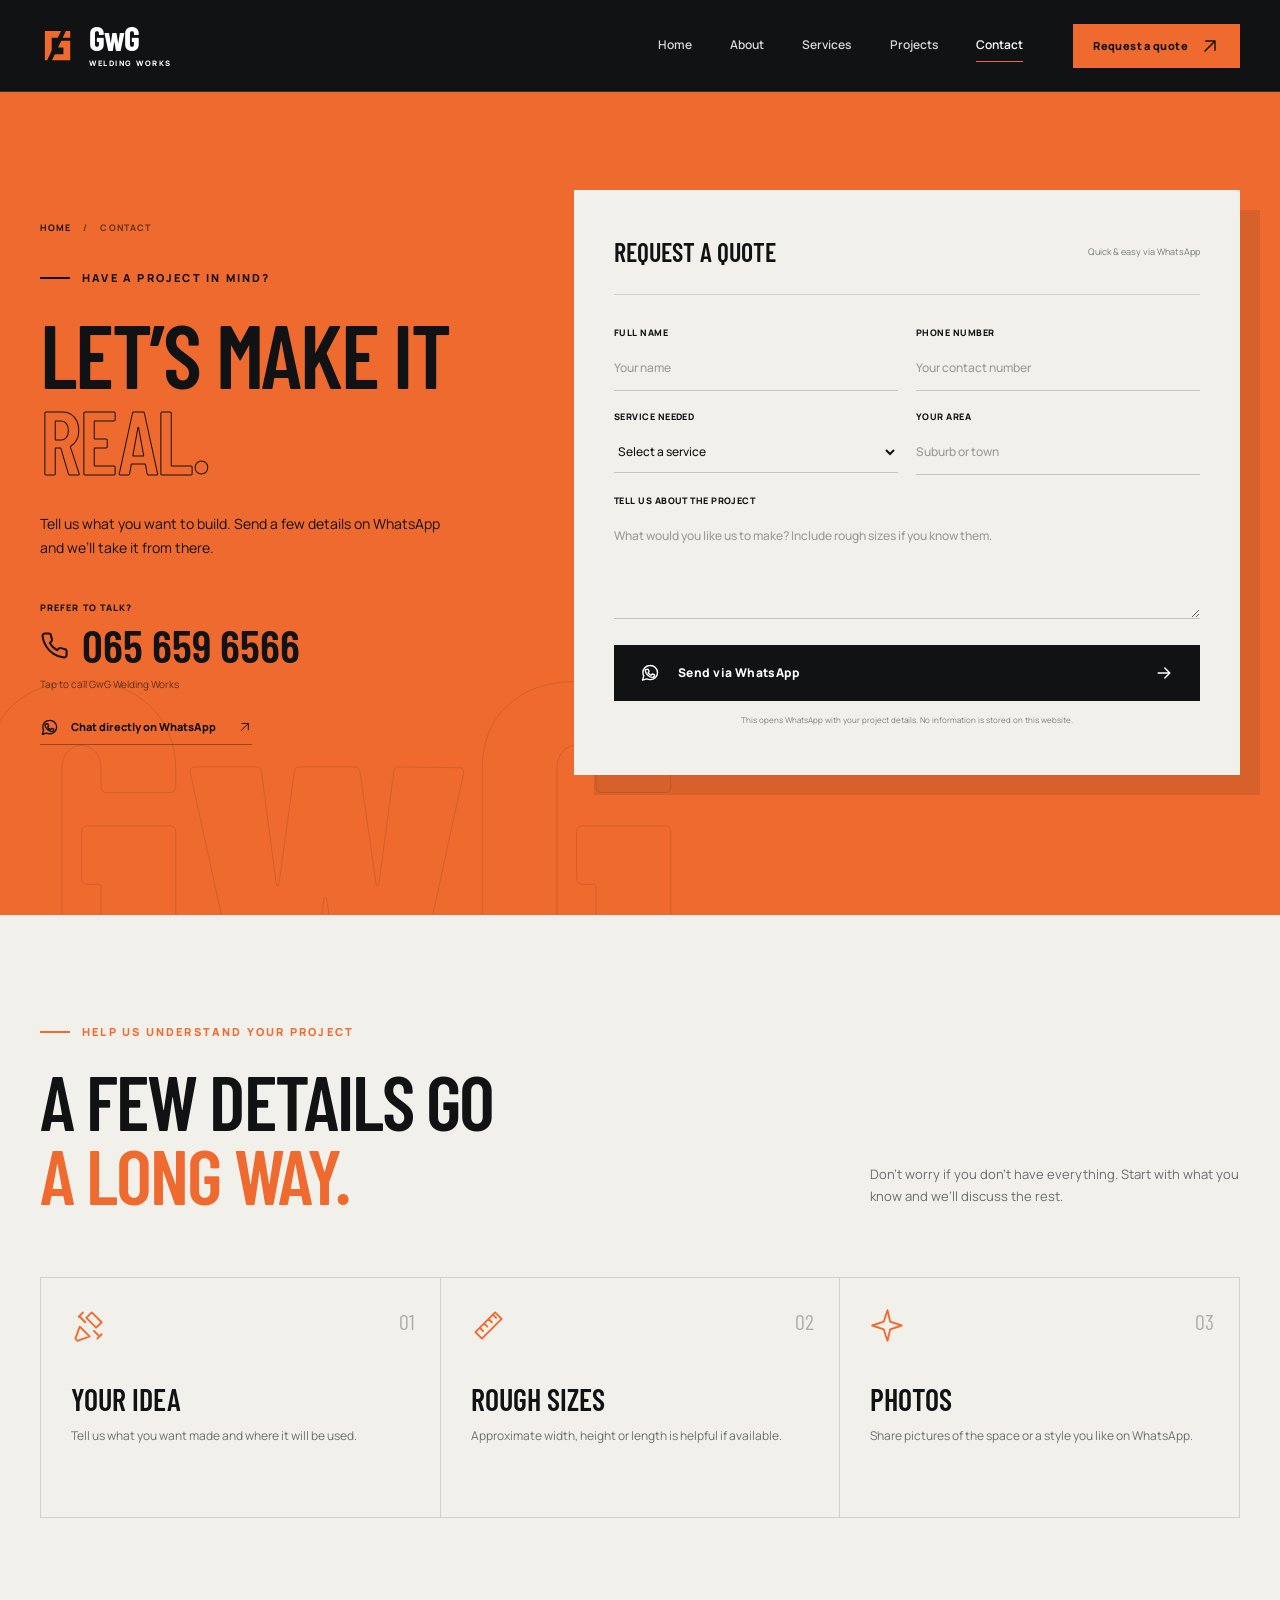
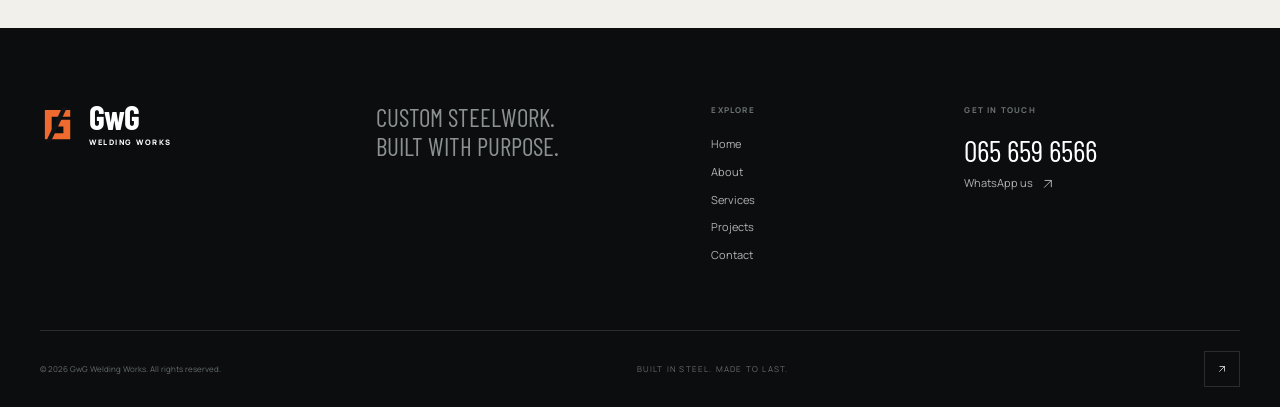
<file: contact.html>
<!doctype html>
<html lang="en">
<head>
  <meta charset="utf-8"><meta name="viewport" content="width=device-width, initial-scale=1">
  <title>Contact GwG Welding Works | Request a Welding Quote</title>
  <meta name="description" content="Discuss your welding or custom steel project with GwG Welding Works. Call 065 659 6566 or request a quote through WhatsApp.">
  <meta name="theme-color" content="#101214"><link rel="icon" href="assets/favicon.svg" type="image/svg+xml"><link rel="preconnect" href="https://fonts.googleapis.com"><link rel="preconnect" href="https://fonts.gstatic.com" crossorigin><link href="https://fonts.googleapis.com/css2?family=Barlow+Condensed:wght@500;600;700;800&family=Manrope:wght@400;500;600;700;800&display=swap" rel="stylesheet"><link rel="stylesheet" href="styles.css"><script>document.documentElement.classList.add('js');</script><script src="script.js" defer></script>
</head>
<body>
  <a class="skip-link" href="#main-content">Skip to main content</a><div class="scroll-progress" aria-hidden="true"><span></span></div>
  <svg class="svg-sprite" aria-hidden="true"><symbol id="icon-arrow" viewBox="0 0 24 24"><path d="M5 12h14M13 6l6 6-6 6"/></symbol><symbol id="icon-arrow-up" viewBox="0 0 24 24"><path d="M6 18 18 6M7 6h11v11"/></symbol><symbol id="icon-phone" viewBox="0 0 24 24"><path d="M22 16.92v3a2 2 0 0 1-2.18 2 19.79 19.79 0 0 1-8.63-3.07 19.5 19.5 0 0 1-6-6A19.79 19.79 0 0 1 2.12 4.18 2 2 0 0 1 4.11 2h3a2 2 0 0 1 2 1.72c.13.96.36 1.9.69 2.8a2 2 0 0 1-.45 2.11L8.09 9.91a16 16 0 0 0 6 6l1.27-1.27a2 2 0 0 1 2.11-.45c.91.33 1.85.56 2.81.69A2 2 0 0 1 22 16.92z"/></symbol><symbol id="icon-whatsapp" viewBox="0 0 24 24"><path d="M21 11.5a8.4 8.4 0 0 1-9 8.4 8.6 8.6 0 0 1-3.8-.9L3 20.5l1.5-5a8.3 8.3 0 0 1-1-4A8.5 8.5 0 0 1 12 3a8.4 8.4 0 0 1 9 8.5z"/><path d="M8.2 7.7c.2-.4.4-.4.7-.4h.5c.2 0 .4 0 .5.4l.8 2c.1.3 0 .5-.1.7l-.6.7c-.2.2-.2.4 0 .7.7 1.2 1.6 2.1 2.9 2.7.3.1.5.1.7-.1l.8-1c.2-.2.4-.3.7-.2l2 .9c.3.1.4.3.4.5 0 .4-.2 1.3-.7 1.8-.5.5-1.2.8-2 .8-1.3 0-3.8-1-5.7-2.9-1.6-1.6-2.7-3.8-2.7-5.1 0-.6.3-1.2.6-1.5z"/></symbol><symbol id="icon-ruler" viewBox="0 0 32 32"><path d="m4 22 18-18 6 6-18 18-6-6zM16 10l3 3M12 14l3 3M8 18l3 3M20 6l3 3"/></symbol><symbol id="icon-custom" viewBox="0 0 32 32"><path d="m19 4 9 9-5 5-9-9 5-5zM4 28l4-11 9 9-11 4-2-2zM13 13l-5-5M21 21l5 5M7 8l4-4M24 28l4-4"/></symbol><symbol id="icon-spark" viewBox="0 0 32 32"><path d="m16 2 2.5 10.5L29 16l-10.5 3.5L16 30l-3.5-10.5L2 16l10.5-3.5L16 2z"/></symbol></svg>
  <header class="site-header header-solid" data-header><div class="container header-inner"><a class="brand" href="index.html" aria-label="GwG Welding Works home"><span class="brand-mark" aria-hidden="true"><svg viewBox="0 0 40 40"><path d="M5 5h26v7H12v17h12v-7h-6v-7h13v20H5V5z"/><path class="brand-mark-cut" d="m23 2 5 0-17 36h-5L23 2z"/></svg></span><span class="brand-copy"><strong>GwG</strong><small>WELDING WORKS</small></span></a><nav class="desktop-nav" aria-label="Main navigation"><a href="index.html">Home</a><a href="about.html">About</a><a href="services.html">Services</a><a href="projects.html">Projects</a><a href="contact.html" class="active" aria-current="page">Contact</a></nav><a class="button button-small header-cta" href="#quote-form">Request a quote <svg><use href="#icon-arrow-up"/></svg></a><button class="menu-toggle" type="button" aria-label="Open menu" aria-controls="mobile-menu" aria-expanded="false"><span></span><span></span></button></div><nav class="mobile-menu" id="mobile-menu" aria-label="Mobile navigation"><div class="mobile-menu-inner"><a href="index.html"><span>01</span> Home</a><a href="about.html"><span>02</span> About</a><a href="services.html"><span>03</span> Services</a><a href="projects.html"><span>04</span> Projects</a><a href="contact.html" aria-current="page"><span>05</span> Contact</a><a class="button" href="tel:+27656596566"><svg><use href="#icon-phone"/></svg> 065 659 6566</a></div></nav></header>

  <main id="main-content">
    <section class="contact contact-page section"><div class="contact-watermark" aria-hidden="true">GwG</div><div class="container contact-grid">
      <div class="contact-content reveal"><nav class="breadcrumbs" aria-label="Breadcrumb"><a href="index.html">Home</a><span>/</span><span>Contact</span></nav><p class="eyebrow"><span></span> HAVE A PROJECT IN MIND?</p><h1>Let’s make it<br><em>real.</em></h1><p>Tell us what you want to build. Send a few details on WhatsApp and we’ll take it from there.</p><div class="contact-direct"><span>Prefer to talk?</span><a href="tel:+27656596566"><svg><use href="#icon-phone"/></svg> 065 659 6566</a><small>Tap to call GwG Welding Works</small></div><a class="whatsapp-direct" href="https://wa.me/27656596566?text=Hi%20GwG%20Welding%20Works%2C%20I%27d%20like%20to%20discuss%20a%20welding%20project." target="_blank" rel="noopener"><svg><use href="#icon-whatsapp"/></svg> Chat directly on WhatsApp <svg><use href="#icon-arrow-up"/></svg></a></div>
      <form class="quote-form reveal" id="quote-form"><div class="form-heading"><span>REQUEST A QUOTE</span><small>Quick & easy via WhatsApp</small></div><div class="form-row"><label>Full name<input type="text" name="name" autocomplete="name" placeholder="Your name" required maxlength="80"></label><label>Phone number<input type="tel" name="phone" autocomplete="tel" placeholder="Your contact number" maxlength="30"></label></div><div class="form-row"><label>Service needed<select name="service" required><option value="" disabled selected>Select a service</option><option>Carport or awning</option><option>Gate or security solution</option><option>Staircase or balustrade</option><option>Roof structure</option><option>Steel door or burglar bars</option><option>Custom steelwork</option></select></label><label>Your area<input type="text" name="area" autocomplete="address-level2" placeholder="Suburb or town" maxlength="100"></label></div><label>Tell us about the project<textarea name="message" rows="4" placeholder="What would you like us to make? Include rough sizes if you know them." required maxlength="1000"></textarea></label><button class="button button-dark" type="submit"><svg><use href="#icon-whatsapp"/></svg> Send via WhatsApp <svg><use href="#icon-arrow"/></svg></button><p class="form-note">This opens WhatsApp with your project details. No information is stored on this website.</p><p class="form-status" id="form-status" role="status" aria-live="polite"></p></form>
    </div></section>

    <section class="quote-tips"><div class="container"><div class="section-heading reveal"><div><p class="eyebrow"><span></span> HELP US UNDERSTAND YOUR PROJECT</p><h2>A few details go<br><em>a long way.</em></h2></div><p>Don’t worry if you don’t have everything. Start with what you know and we’ll discuss the rest.</p></div><div class="quote-tips-grid"><article class="reveal"><span>01</span><svg><use href="#icon-custom"/></svg><h3>Your idea</h3><p>Tell us what you want made and where it will be used.</p></article><article class="reveal"><span>02</span><svg><use href="#icon-ruler"/></svg><h3>Rough sizes</h3><p>Approximate width, height or length is helpful if available.</p></article><article class="reveal"><span>03</span><svg><use href="#icon-spark"/></svg><h3>Photos</h3><p>Share pictures of the space or a style you like on WhatsApp.</p></article></div></div></section>
  </main>

  <footer class="site-footer"><div class="container footer-top"><a class="brand" href="index.html" aria-label="GwG Welding Works home"><span class="brand-mark" aria-hidden="true"><svg viewBox="0 0 40 40"><path d="M5 5h26v7H12v17h12v-7h-6v-7h13v20H5V5z"/><path class="brand-mark-cut" d="m23 2 5 0-17 36h-5L23 2z"/></svg></span><span class="brand-copy"><strong>GwG</strong><small>WELDING WORKS</small></span></a><p>Custom steelwork.<br>Built with purpose.</p><div class="footer-nav"><span>EXPLORE</span><a href="index.html">Home</a><a href="about.html">About</a><a href="services.html">Services</a><a href="projects.html">Projects</a><a href="contact.html">Contact</a></div><div class="footer-contact"><span>GET IN TOUCH</span><a href="tel:+27656596566">065 659 6566</a><a href="https://wa.me/27656596566" target="_blank" rel="noopener">WhatsApp us <svg><use href="#icon-arrow-up"/></svg></a></div></div><div class="container footer-bottom"><p>© <span id="current-year"></span> GwG Welding Works. All rights reserved.</p><p>BUILT IN STEEL. MADE TO LAST.</p><a href="#main-content" class="back-to-top" aria-label="Back to top"><svg><use href="#icon-arrow-up"/></svg></a></div></footer>
  <div class="mobile-actions" aria-label="Quick contact"><a href="tel:+27656596566"><svg><use href="#icon-phone"/></svg> Call now</a><a href="https://wa.me/27656596566?text=Hi%20GwG%20Welding%20Works%2C%20I%27d%20like%20a%20quote." target="_blank" rel="noopener"><svg><use href="#icon-whatsapp"/></svg> WhatsApp</a></div>
</body>
</html>
</file>
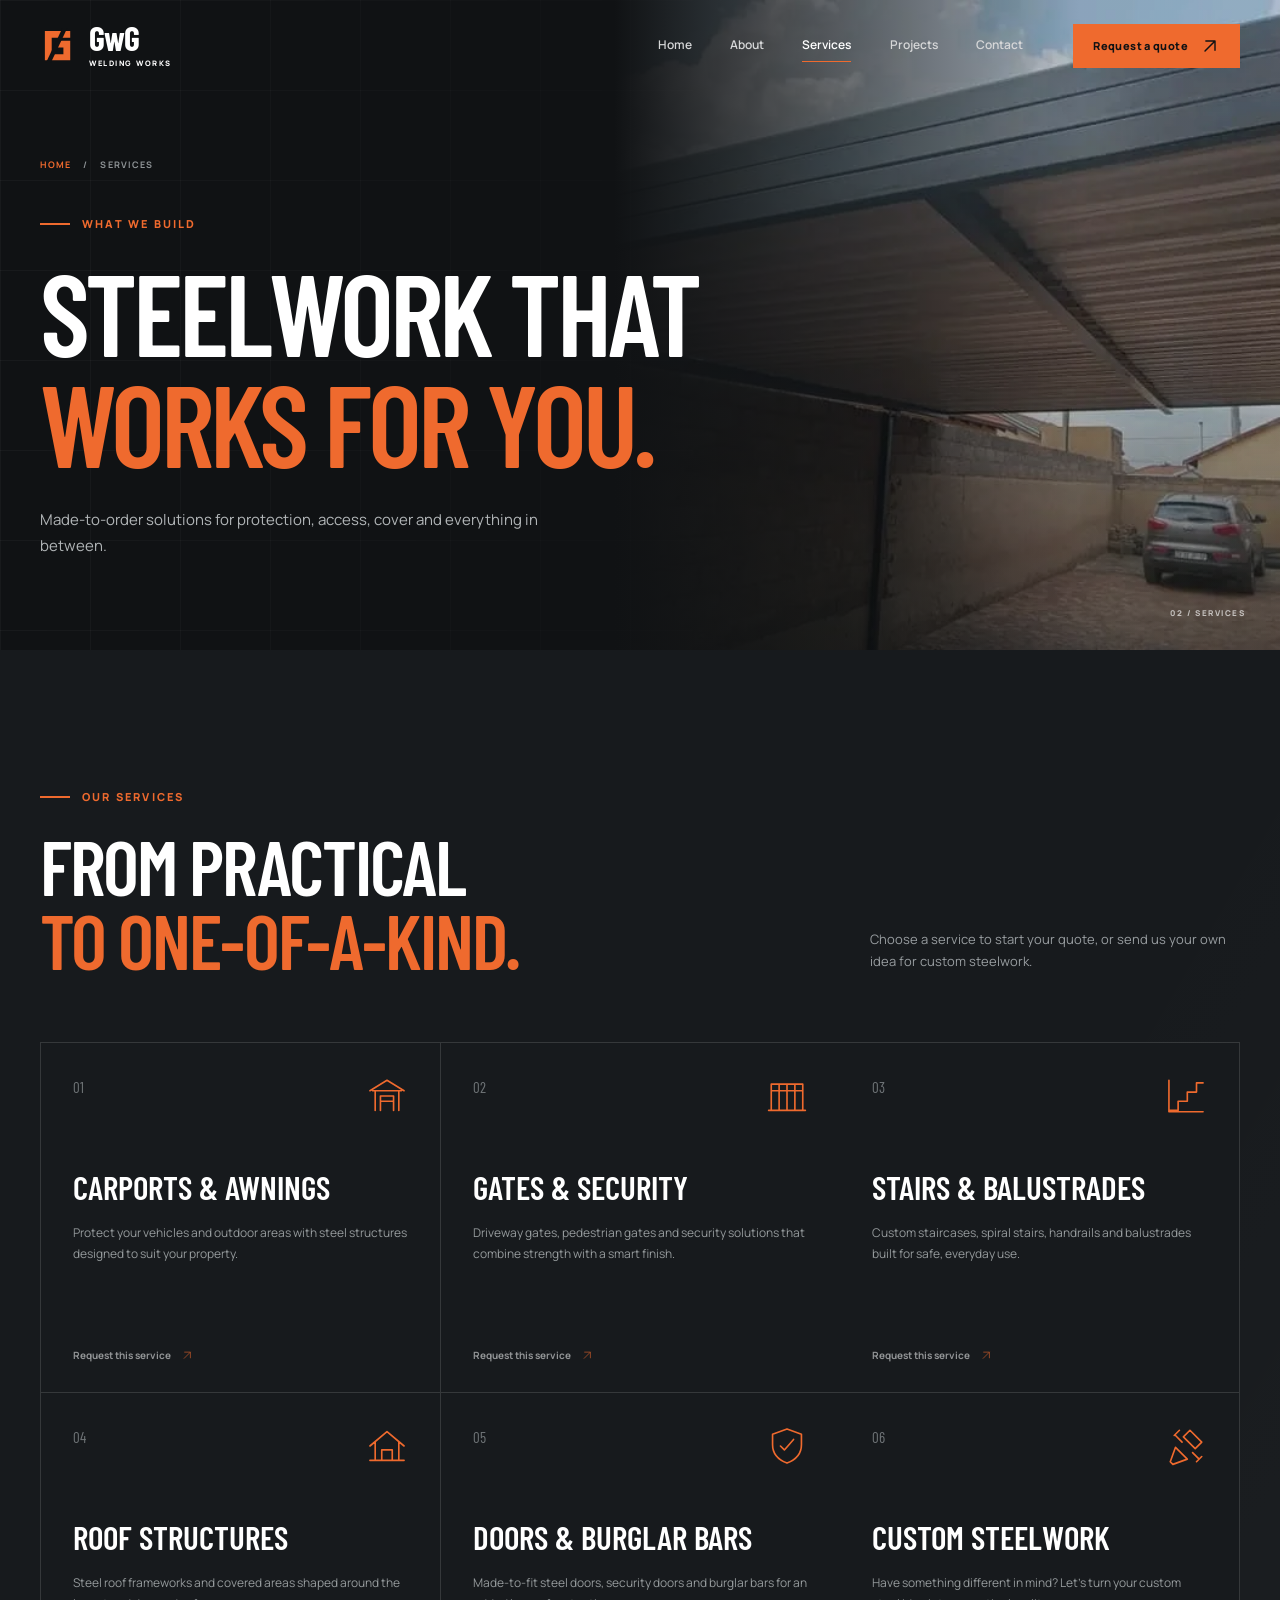
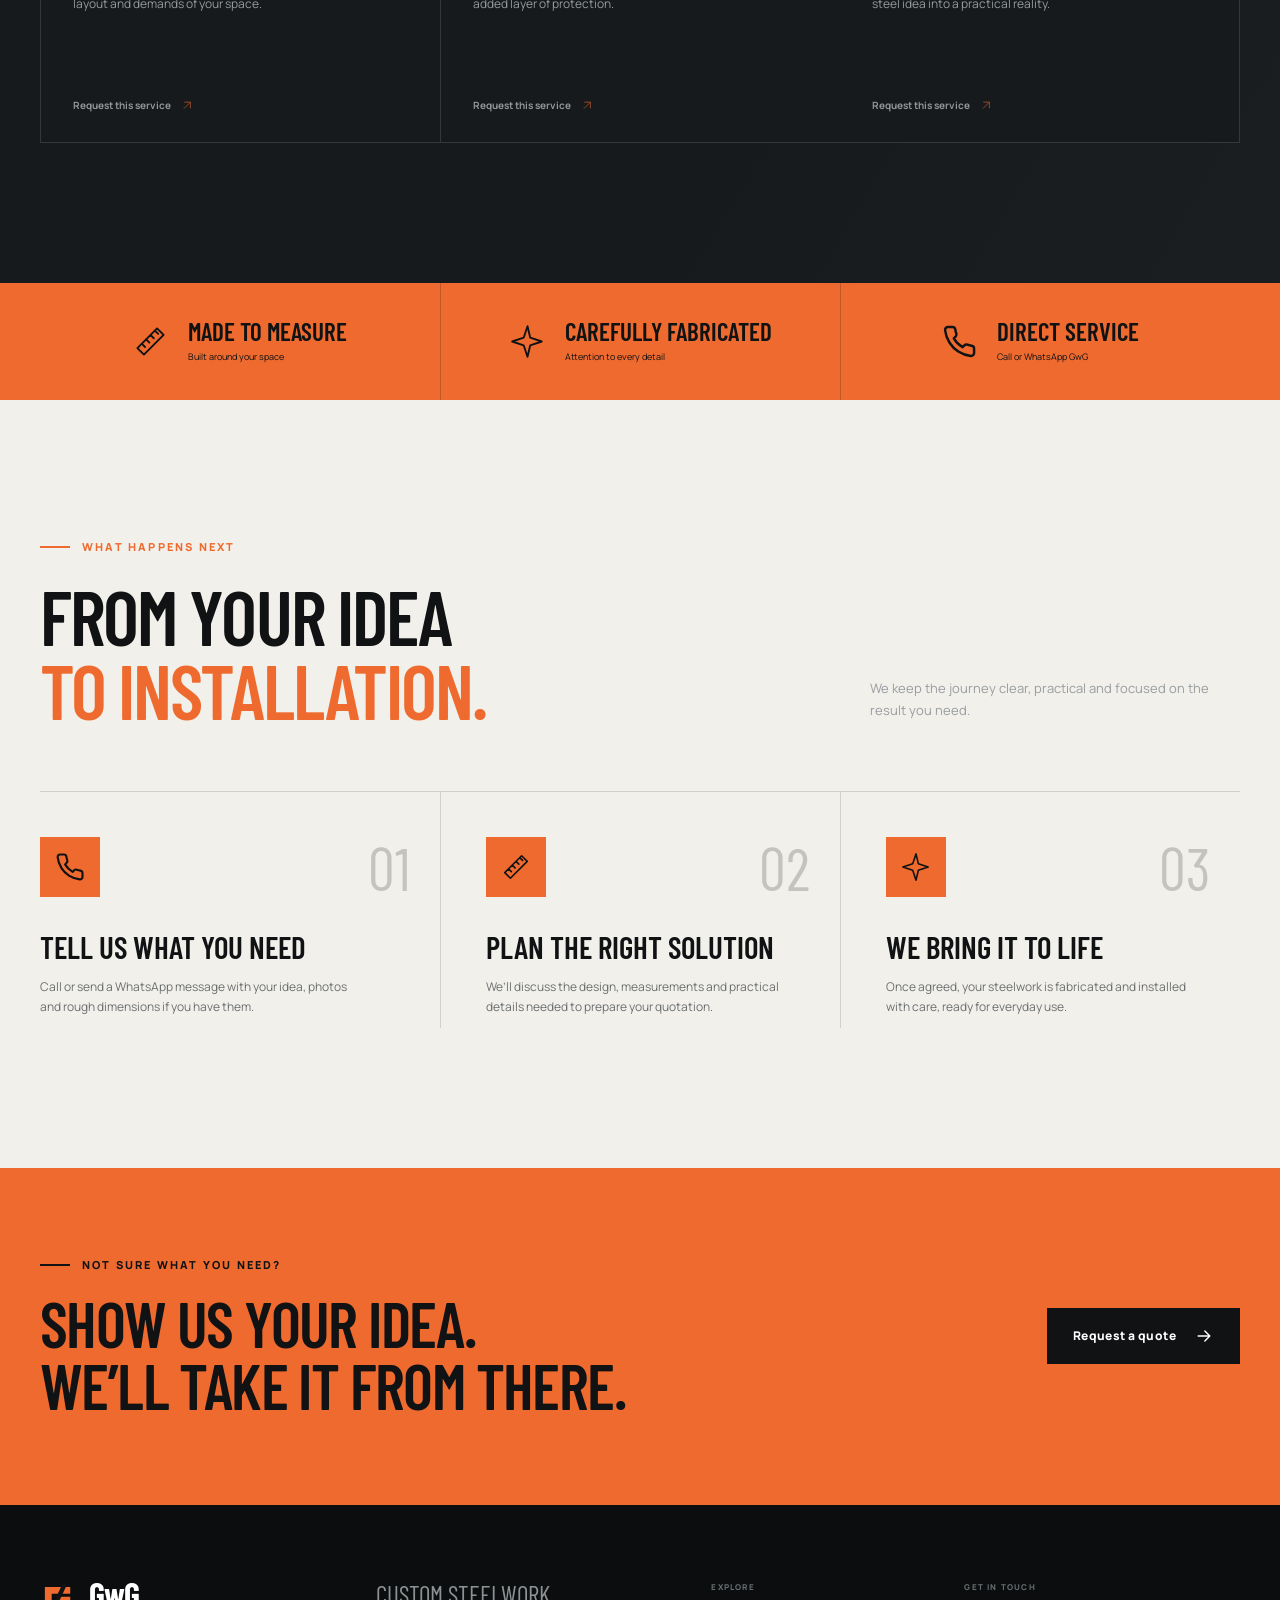
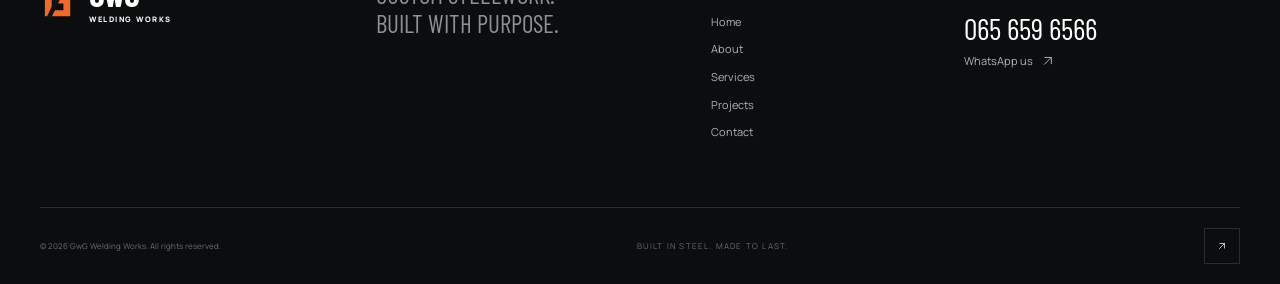
<file: services.html>
<!doctype html>
<html lang="en">
<head>
  <meta charset="utf-8"><meta name="viewport" content="width=device-width, initial-scale=1">
  <title>Welding & Steel Fabrication Services | GwG Welding Works</title>
  <meta name="description" content="Explore GwG welding services: custom carports, gates, security doors, staircases, balustrades, roof structures and made-to-order steelwork.">
  <meta name="theme-color" content="#101214"><link rel="icon" href="assets/favicon.svg" type="image/svg+xml">
  <link rel="preconnect" href="https://fonts.googleapis.com"><link rel="preconnect" href="https://fonts.gstatic.com" crossorigin><link href="https://fonts.googleapis.com/css2?family=Barlow+Condensed:wght@500;600;700;800&family=Manrope:wght@400;500;600;700;800&display=swap" rel="stylesheet">
  <link rel="preload" href="assets/images/carport-wide.webp" as="image"><link rel="stylesheet" href="styles.css"><script>document.documentElement.classList.add('js');</script><script src="script.js" defer></script>
</head>
<body>
  <a class="skip-link" href="#main-content">Skip to main content</a><div class="scroll-progress" aria-hidden="true"><span></span></div>
  <svg class="svg-sprite" aria-hidden="true">
    <symbol id="icon-arrow" viewBox="0 0 24 24"><path d="M5 12h14M13 6l6 6-6 6"/></symbol><symbol id="icon-arrow-up" viewBox="0 0 24 24"><path d="M6 18 18 6M7 6h11v11"/></symbol><symbol id="icon-phone" viewBox="0 0 24 24"><path d="M22 16.92v3a2 2 0 0 1-2.18 2 19.79 19.79 0 0 1-8.63-3.07 19.5 19.5 0 0 1-6-6A19.79 19.79 0 0 1 2.12 4.18 2 2 0 0 1 4.11 2h3a2 2 0 0 1 2 1.72c.13.96.36 1.9.69 2.8a2 2 0 0 1-.45 2.11L8.09 9.91a16 16 0 0 0 6 6l1.27-1.27a2 2 0 0 1 2.11-.45c.91.33 1.85.56 2.81.69A2 2 0 0 1 22 16.92z"/></symbol><symbol id="icon-whatsapp" viewBox="0 0 24 24"><path d="M21 11.5a8.4 8.4 0 0 1-9 8.4 8.6 8.6 0 0 1-3.8-.9L3 20.5l1.5-5a8.3 8.3 0 0 1-1-4A8.5 8.5 0 0 1 12 3a8.4 8.4 0 0 1 9 8.5z"/><path d="M8.2 7.7c.2-.4.4-.4.7-.4h.5c.2 0 .4 0 .5.4l.8 2c.1.3 0 .5-.1.7l-.6.7c-.2.2-.2.4 0 .7.7 1.2 1.6 2.1 2.9 2.7.3.1.5.1.7-.1l.8-1c.2-.2.4-.3.7-.2l2 .9c.3.1.4.3.4.5 0 .4-.2 1.3-.7 1.8-.5.5-1.2.8-2 .8-1.3 0-3.8-1-5.7-2.9-1.6-1.6-2.7-3.8-2.7-5.1 0-.6.3-1.2.6-1.5z"/></symbol>
    <symbol id="icon-carport" viewBox="0 0 32 32"><path d="m3 12 13-8 13 8M5 12h22M7 12v15M25 12v15M11 27V16h10v11M11 20h10"/></symbol><symbol id="icon-gate" viewBox="0 0 32 32"><path d="M4 27V7h24v20M4 12h24M10 7v20M16 7v20M22 7v20M2 27h28"/></symbol><symbol id="icon-stairs" viewBox="0 0 32 32"><path d="M3 27h7v-7h7v-7h7V6h5M3 4v24h26"/></symbol><symbol id="icon-roof" viewBox="0 0 32 32"><path d="m3 16 13-11 13 11M7 13v14h18V13M3 27h26M12 27v-8h8v8"/></symbol><symbol id="icon-shield" viewBox="0 0 32 32"><path d="M16 3 27 7v8c0 7-4.5 11.5-11 14C9.5 26.5 5 22 5 15V7l11-4zM11 16l3 3 7-8"/></symbol><symbol id="icon-custom" viewBox="0 0 32 32"><path d="m19 4 9 9-5 5-9-9 5-5zM4 28l4-11 9 9-11 4-2-2zM13 13l-5-5M21 21l5 5M7 8l4-4M24 28l4-4"/></symbol><symbol id="icon-ruler" viewBox="0 0 32 32"><path d="m4 22 18-18 6 6-18 18-6-6zM16 10l3 3M12 14l3 3M8 18l3 3M20 6l3 3"/></symbol><symbol id="icon-spark" viewBox="0 0 32 32"><path d="m16 2 2.5 10.5L29 16l-10.5 3.5L16 30l-3.5-10.5L2 16l10.5-3.5L16 2z"/></symbol>
  </svg>
  <header class="site-header" data-header><div class="container header-inner"><a class="brand" href="index.html" aria-label="GwG Welding Works home"><span class="brand-mark" aria-hidden="true"><svg viewBox="0 0 40 40"><path d="M5 5h26v7H12v17h12v-7h-6v-7h13v20H5V5z"/><path class="brand-mark-cut" d="m23 2 5 0-17 36h-5L23 2z"/></svg></span><span class="brand-copy"><strong>GwG</strong><small>WELDING WORKS</small></span></a><nav class="desktop-nav" aria-label="Main navigation"><a href="index.html">Home</a><a href="about.html">About</a><a href="services.html" class="active" aria-current="page">Services</a><a href="projects.html">Projects</a><a href="contact.html">Contact</a></nav><a class="button button-small header-cta" href="contact.html">Request a quote <svg><use href="#icon-arrow-up"/></svg></a><button class="menu-toggle" type="button" aria-label="Open menu" aria-controls="mobile-menu" aria-expanded="false"><span></span><span></span></button></div><nav class="mobile-menu" id="mobile-menu" aria-label="Mobile navigation"><div class="mobile-menu-inner"><a href="index.html"><span>01</span> Home</a><a href="about.html"><span>02</span> About</a><a href="services.html" aria-current="page"><span>03</span> Services</a><a href="projects.html"><span>04</span> Projects</a><a href="contact.html"><span>05</span> Contact</a><a class="button" href="tel:+27656596566"><svg><use href="#icon-phone"/></svg> 065 659 6566</a></div></nav></header>

  <main id="main-content">
    <section class="page-hero"><div class="page-hero-media page-hero-media-wide"><img src="assets/images/carport-wide.webp" width="715" height="536" alt="Custom steel carport by GwG Welding Works" fetchpriority="high"></div><div class="container page-hero-content"><nav class="breadcrumbs" aria-label="Breadcrumb"><a href="index.html">Home</a><span>/</span><span>Services</span></nav><p class="eyebrow"><span></span> WHAT WE BUILD</p><h1>Steelwork that<br><span>works for you.</span></h1><p>Made-to-order solutions for protection, access, cover and everything in between.</p></div><div class="page-hero-index" aria-hidden="true">02 / SERVICES</div></section>

    <section class="services section"><div class="container"><div class="section-heading reveal"><div><p class="eyebrow"><span></span> OUR SERVICES</p><h2>From practical<br><em>to one-of-a-kind.</em></h2></div><p>Choose a service to start your quote, or send us your own idea for custom steelwork.</p></div>
      <div class="services-grid">
        <article class="service-card reveal" data-tilt-card><div class="service-top"><span>01</span><svg class="service-icon"><use href="#icon-carport"/></svg></div><h3>Carports & Awnings</h3><p>Protect your vehicles and outdoor areas with steel structures designed to suit your property.</p><a href="contact.html?service=Carport%20or%20awning">Request this service <svg><use href="#icon-arrow-up"/></svg></a></article>
        <article class="service-card reveal" data-tilt-card><div class="service-top"><span>02</span><svg class="service-icon"><use href="#icon-gate"/></svg></div><h3>Gates & Security</h3><p>Driveway gates, pedestrian gates and security solutions that combine strength with a smart finish.</p><a href="contact.html?service=Gate%20or%20security%20solution">Request this service <svg><use href="#icon-arrow-up"/></svg></a></article>
        <article class="service-card reveal" data-tilt-card><div class="service-top"><span>03</span><svg class="service-icon"><use href="#icon-stairs"/></svg></div><h3>Stairs & Balustrades</h3><p>Custom staircases, spiral stairs, handrails and balustrades built for safe, everyday use.</p><a href="contact.html?service=Staircase%20or%20balustrade">Request this service <svg><use href="#icon-arrow-up"/></svg></a></article>
        <article class="service-card reveal" data-tilt-card><div class="service-top"><span>04</span><svg class="service-icon"><use href="#icon-roof"/></svg></div><h3>Roof Structures</h3><p>Steel roof frameworks and covered areas shaped around the layout and demands of your space.</p><a href="contact.html?service=Roof%20structure">Request this service <svg><use href="#icon-arrow-up"/></svg></a></article>
        <article class="service-card reveal" data-tilt-card><div class="service-top"><span>05</span><svg class="service-icon"><use href="#icon-shield"/></svg></div><h3>Doors & Burglar Bars</h3><p>Made-to-fit steel doors, security doors and burglar bars for an added layer of protection.</p><a href="contact.html?service=Steel%20door%20or%20burglar%20bars">Request this service <svg><use href="#icon-arrow-up"/></svg></a></article>
        <article class="service-card reveal" data-tilt-card><div class="service-top"><span>06</span><svg class="service-icon"><use href="#icon-custom"/></svg></div><h3>Custom Steelwork</h3><p>Have something different in mind? Let’s turn your custom steel idea into a practical reality.</p><a href="contact.html?service=Custom%20steelwork">Request this service <svg><use href="#icon-arrow-up"/></svg></a></article>
      </div>
    </div></section>

    <section class="service-banner"><div class="container service-banner-inner reveal"><div><svg><use href="#icon-ruler"/></svg><span><strong>Made to measure</strong><small>Built around your space</small></span></div><div><svg><use href="#icon-spark"/></svg><span><strong>Carefully fabricated</strong><small>Attention to every detail</small></span></div><div><svg><use href="#icon-phone"/></svg><span><strong>Direct service</strong><small>Call or WhatsApp GwG</small></span></div></div></section>

    <section class="process section"><div class="container"><div class="section-heading reveal"><div><p class="eyebrow"><span></span> WHAT HAPPENS NEXT</p><h2>From your idea<br><em>to installation.</em></h2></div><p>We keep the journey clear, practical and focused on the result you need.</p></div><div class="process-grid"><article class="process-step reveal"><span class="step-number">01</span><div class="step-icon"><svg><use href="#icon-phone"/></svg></div><h3>Tell us what you need</h3><p>Call or send a WhatsApp message with your idea, photos and rough dimensions if you have them.</p></article><article class="process-step reveal"><span class="step-number">02</span><div class="step-icon"><svg><use href="#icon-ruler"/></svg></div><h3>Plan the right solution</h3><p>We’ll discuss the design, measurements and practical details needed to prepare your quotation.</p></article><article class="process-step reveal"><span class="step-number">03</span><div class="step-icon"><svg><use href="#icon-spark"/></svg></div><h3>We bring it to life</h3><p>Once agreed, your steelwork is fabricated and installed with care, ready for everyday use.</p></article></div></div></section>

    <section class="page-cta"><div class="container page-cta-inner reveal"><div><p class="eyebrow"><span></span> NOT SURE WHAT YOU NEED?</p><h2>Show us your idea.<br>We’ll take it from there.</h2></div><a class="button button-dark" href="contact.html">Request a quote <svg><use href="#icon-arrow"/></svg></a></div></section>
  </main>

  <footer class="site-footer"><div class="container footer-top"><a class="brand" href="index.html" aria-label="GwG Welding Works home"><span class="brand-mark" aria-hidden="true"><svg viewBox="0 0 40 40"><path d="M5 5h26v7H12v17h12v-7h-6v-7h13v20H5V5z"/><path class="brand-mark-cut" d="m23 2 5 0-17 36h-5L23 2z"/></svg></span><span class="brand-copy"><strong>GwG</strong><small>WELDING WORKS</small></span></a><p>Custom steelwork.<br>Built with purpose.</p><div class="footer-nav"><span>EXPLORE</span><a href="index.html">Home</a><a href="about.html">About</a><a href="services.html">Services</a><a href="projects.html">Projects</a><a href="contact.html">Contact</a></div><div class="footer-contact"><span>GET IN TOUCH</span><a href="tel:+27656596566">065 659 6566</a><a href="https://wa.me/27656596566" target="_blank" rel="noopener">WhatsApp us <svg><use href="#icon-arrow-up"/></svg></a></div></div><div class="container footer-bottom"><p>© <span id="current-year"></span> GwG Welding Works. All rights reserved.</p><p>BUILT IN STEEL. MADE TO LAST.</p><a href="#main-content" class="back-to-top" aria-label="Back to top"><svg><use href="#icon-arrow-up"/></svg></a></div></footer>
  <div class="mobile-actions" aria-label="Quick contact"><a href="tel:+27656596566"><svg><use href="#icon-phone"/></svg> Call now</a><a href="https://wa.me/27656596566?text=Hi%20GwG%20Welding%20Works%2C%20I%27d%20like%20a%20quote." target="_blank" rel="noopener"><svg><use href="#icon-whatsapp"/></svg> WhatsApp</a></div>
</body>
</html>
</file>
<file: styles.css>
@charset "UTF-8";

:root {
  --ink: #101214;
  --ink-soft: #171a1d;
  --ink-lift: #202427;
  --paper: #f2f0eb;
  --paper-deep: #e6e3dc;
  --white: #fff;
  --orange: #ef6a2e;
  --orange-bright: #ff7a38;
  --muted: #9b9fa2;
  --line: rgba(255, 255, 255, .13);
  --dark-line: rgba(16, 18, 20, .14);
  --display: "Barlow Condensed", "Arial Narrow", sans-serif;
  --body: "Manrope", Arial, sans-serif;
  --ease: cubic-bezier(.2, .7, .2, 1);
  --container: 1280px;
}

*, *::before, *::after { box-sizing: border-box; }
html { scroll-behavior: smooth; scroll-padding-top: 90px; }
body { margin: 0; background: var(--ink); color: var(--white); font-family: var(--body); font-size: 15px; line-height: 1.7; -webkit-font-smoothing: antialiased; overflow-x: hidden; }
body.menu-open { overflow: hidden; }
img, video { display: block; max-width: 100%; }
img { object-fit: cover; }
a { color: inherit; text-decoration: none; }
button, input, select, textarea { font: inherit; }
button { color: inherit; }
button, a { -webkit-tap-highlight-color: transparent; }
button { cursor: pointer; }
p, h1, h2, h3, figure { margin: 0; }
ul { list-style: none; margin: 0; padding: 0; }
[hidden] { display: none !important; }
::selection { background: var(--orange); color: var(--ink); }
:focus-visible { outline: 2px solid var(--orange-bright); outline-offset: 5px; }
.svg-sprite { position: absolute; width: 0; height: 0; overflow: hidden; }
svg { width: 1.25em; height: 1.25em; fill: none; stroke: currentColor; stroke-width: 1.7; stroke-linecap: round; stroke-linejoin: round; }
.container { width: min(var(--container), calc(100% - 80px)); margin-inline: auto; }
.section { padding: 140px 0; position: relative; }
.skip-link { position: fixed; top: 12px; left: 12px; z-index: 9999; background: var(--orange); color: var(--ink); padding: 10px 18px; font-weight: 800; transform: translateY(-150%); }
.skip-link:focus { transform: translateY(0); }
.scroll-progress { position: fixed; inset: 0 0 auto; height: 3px; z-index: 1000; pointer-events: none; }
.scroll-progress span { display: block; width: 100%; height: 100%; background: var(--orange); transform: scaleX(0); transform-origin: left; }
.eyebrow { display: flex; align-items: center; gap: 12px; font-size: 11px; font-weight: 800; letter-spacing: .2em; line-height: 1.3; color: var(--orange); }
.eyebrow > span { width: 30px; height: 2px; background: currentColor; }
h1, h2, h3 { font-family: var(--display); font-weight: 600; line-height: .96; }
h2 { font-size: clamp(56px, 6vw, 84px); letter-spacing: -.025em; text-transform: uppercase; }
h2 em { color: var(--orange); font-style: normal; }
.section-intro { font-size: 18px; line-height: 1.7; }
.button { min-height: 56px; display: inline-flex; align-items: center; justify-content: center; gap: 18px; border: 1px solid var(--orange); background: var(--orange); color: var(--ink); padding: 0 25px; font-size: 12px; font-weight: 800; letter-spacing: .035em; line-height: 1; transition: background .3s, color .3s, border-color .3s, transform .3s var(--ease); }
.button svg { width: 20px; height: 20px; transition: transform .3s var(--ease); }
.button:hover { background: var(--orange-bright); border-color: var(--orange-bright); transform: translateY(-2px); }
.button:hover svg { transform: translateX(4px); }
.button-small { min-height: 44px; padding-inline: 19px; gap: 12px; font-size: 11px; }
.button-dark { background: var(--ink); border-color: var(--ink); color: var(--white); }
.button-dark:hover { background: #272b2e; border-color: #272b2e; color: var(--white); }
.underlined-link { display: inline-flex; align-items: center; gap: 35px; border-bottom: 1px solid currentColor; padding-bottom: 8px; font-size: 12px; font-weight: 800; }
.underlined-link svg { transition: transform .3s; }
.underlined-link:hover svg { transform: translateX(5px); }
.js .reveal { opacity: 0; transform: translateY(35px); transition: opacity .8s var(--ease), transform .8s var(--ease); }
.js .reveal.is-visible { opacity: 1; transform: translateY(0); }

.site-header { position: fixed; inset: 0 0 auto; z-index: 100; height: 92px; border-bottom: 1px solid transparent; transition: background .35s, height .35s, border-color .35s, backdrop-filter .35s; }
.site-header.scrolled { height: 76px; background: rgba(16, 18, 20, .9); border-color: var(--line); backdrop-filter: blur(16px); }
.header-inner { height: 100%; display: flex; align-items: center; justify-content: space-between; gap: 30px; }
.brand { display: inline-flex; align-items: center; gap: 10px; flex-shrink: 0; }
.brand-mark { display: grid; place-items: center; width: 39px; height: 43px; color: var(--orange); }
.brand-mark svg { width: 100%; height: 100%; fill: currentColor; stroke: none; }
.brand-mark .brand-mark-cut { fill: var(--ink); }
.brand-copy { display: flex; flex-direction: column; }
.brand-copy strong { font-family: var(--display); font-size: 34px; font-weight: 700; line-height: .85; letter-spacing: -.03em; }
.brand-copy small { margin-top: 7px; font-size: 7.5px; line-height: 1; font-weight: 800; letter-spacing: .2em; }
.desktop-nav { display: flex; align-items: center; gap: clamp(24px, 3vw, 48px); margin-left: auto; }
.desktop-nav a { position: relative; padding: 10px 0; color: #d6d7d8; font-size: 12px; font-weight: 600; }
.desktop-nav a::after { content: ""; position: absolute; left: 0; right: 100%; bottom: 4px; height: 1px; background: var(--orange); transition: right .3s; }
.desktop-nav a:hover::after, .desktop-nav a.active::after { right: 0; }
.desktop-nav a.active { color: var(--white); }
.header-cta { margin-left: 20px; }
.menu-toggle { display: none; width: 46px; height: 46px; padding: 0; border: 1px solid var(--line); background: none; align-items: center; justify-content: center; flex-direction: column; gap: 7px; }
.menu-toggle span { width: 21px; height: 1px; background: var(--white); transition: transform .3s, width .3s; }
.menu-toggle[aria-expanded="true"] span:first-child { transform: translateY(4px) rotate(45deg); }
.menu-toggle[aria-expanded="true"] span:last-child { transform: translateY(-4px) rotate(-45deg); }
.mobile-menu { position: fixed; inset: 76px 0 0; background: var(--ink); visibility: hidden; opacity: 0; transform: translateY(-15px); transition: opacity .3s, transform .3s, visibility .3s; }
.mobile-menu.open { visibility: visible; opacity: 1; transform: translateY(0); }
.mobile-menu-inner { width: min(100% - 48px, 600px); margin: 40px auto; display: flex; flex-direction: column; }
.mobile-menu-inner > a:not(.button) { display: flex; align-items: center; gap: 20px; border-bottom: 1px solid var(--line); padding: 17px 0; font-family: var(--display); font-size: 40px; line-height: 1.1; text-transform: uppercase; }
.mobile-menu-inner > a span { color: var(--orange); font-family: var(--body); font-size: 10px; }
.mobile-menu-inner .button { margin-top: 30px; }

.hero { position: relative; min-height: max(800px, 100svh); padding: 135px 0 100px; display: flex; align-items: center; isolation: isolate; overflow: hidden; background: radial-gradient(circle at 70% 40%, #202427 0, var(--ink) 48%); }
#spark-canvas { position: absolute; inset: 0; width: 100%; height: 100%; pointer-events: none; z-index: -1; opacity: .75; }
.hero-grid { position: absolute; inset: 0; z-index: -2; opacity: .25; background-image: linear-gradient(rgba(255,255,255,.045) 1px, transparent 1px), linear-gradient(90deg, rgba(255,255,255,.045) 1px, transparent 1px); background-size: 90px 90px; mask-image: linear-gradient(to right, #000, transparent 70%); }
.hero::before { content: "GwG"; position: absolute; left: -30px; bottom: -130px; z-index: -1; color: transparent; -webkit-text-stroke: 1px rgba(255,255,255,.035); font-family: var(--display); font-size: 430px; font-weight: 800; line-height: 1; pointer-events: none; }
.hero-layout { display: grid; grid-template-columns: 1.05fr .85fr; align-items: center; gap: clamp(40px, 6vw, 100px); }
.hero-content { position: relative; z-index: 2; padding-top: 20px; }
.hero-eyebrow { opacity: 0; animation: hero-in .8s .1s var(--ease) forwards; }
.hero h1 { margin: 25px 0 30px; font-size: clamp(76px, 8.2vw, 124px); font-weight: 600; letter-spacing: -.035em; text-transform: uppercase; opacity: 0; animation: hero-in 1s .22s var(--ease) forwards; }
.hero h1 span { color: var(--orange); }
.hero-intro { max-width: 560px; color: #b8bbbd; font-size: 16px; line-height: 1.85; opacity: 0; animation: hero-in .8s .34s var(--ease) forwards; }
.hero-actions { display: flex; align-items: center; gap: 32px; margin-top: 40px; opacity: 0; animation: hero-in .8s .45s var(--ease) forwards; }
.text-link { display: flex; align-items: center; gap: 12px; }
.link-icon { display: grid; place-items: center; width: 45px; height: 45px; border: 1px solid var(--line); border-radius: 50%; color: var(--orange); transition: border-color .3s, background .3s; }
.text-link:hover .link-icon { border-color: var(--orange); background: rgba(239,106,46,.08); }
.text-link > span:last-child { display: flex; flex-direction: column; font-size: 16px; font-weight: 700; line-height: 1.35; }
.text-link small { color: #8f9497; font-size: 9px; font-weight: 500; }
.hero-features { display: flex; flex-wrap: wrap; gap: 14px 24px; margin-top: 42px; padding-top: 24px; border-top: 1px solid var(--line); color: #b1b5b7; font-size: 10px; font-weight: 600; opacity: 0; animation: hero-in .8s .56s var(--ease) forwards; }
.hero-features li { display: flex; align-items: center; gap: 7px; }
.hero-features svg { width: 14px; height: 14px; color: var(--orange); }
.hero-visual { position: relative; height: 620px; perspective: 1400px; opacity: 0; animation: visual-in 1.2s .3s var(--ease) forwards; }
.hero-visual-inner { position: relative; width: 100%; height: 100%; transform-style: preserve-3d; transform: rotateX(var(--hero-rx, 0deg)) rotateY(var(--hero-ry, 0deg)); transition: transform .2s ease-out; }
.hero-image-wrap { position: absolute; inset: 0 0 15px 15%; overflow: hidden; background: #2c3032; clip-path: polygon(13% 0, 100% 0, 100% 100%, 0 100%, 0 8%); transform: translateZ(20px); }
.hero-image-wrap > img { width: 100%; height: 100%; object-position: 47% center; transition: transform 1.2s var(--ease); }
.hero-visual:hover .hero-image-wrap > img { transform: scale(1.025); }
.hero-image-shade { position: absolute; inset: 0; background: linear-gradient(to top, rgba(10,12,13,.85), transparent 48%), linear-gradient(to right, rgba(10,12,13,.2), transparent 40%); }
.hero-image-label { position: absolute; left: 32px; bottom: 32px; }
.hero-image-label span { display: block; margin-bottom: 10px; color: var(--orange); font-size: 8px; font-weight: 800; letter-spacing: .2em; }
.hero-image-label strong { font-family: var(--display); font-size: 36px; font-weight: 500; line-height: .95; text-transform: uppercase; }
.hero-secondary { position: absolute; width: 52%; left: -4%; bottom: -15px; z-index: 2; padding: 7px; background: var(--ink-soft); border: 1px solid rgba(255,255,255,.15); box-shadow: 0 25px 70px rgba(0,0,0,.45); transform: translateZ(70px); }
.hero-secondary img { width: 100%; height: 155px; }
.hero-secondary span { display: block; padding: 10px 5px 4px; color: #a9adaf; font-size: 8px; font-weight: 700; letter-spacing: .16em; }
.hero-outline { position: absolute; width: 55%; height: 58%; right: -25px; top: -25px; z-index: -1; border: 1px solid rgba(239,106,46,.4); transform: translateZ(-20px); }
.hero-badge { position: absolute; top: 60px; left: 1%; z-index: 3; width: 102px; height: 102px; display: flex; align-items: center; justify-content: center; gap: 8px; border-radius: 50%; background: var(--orange); color: var(--ink); box-shadow: 0 10px 40px rgba(0,0,0,.3); transform: translateZ(90px); }
.hero-badge svg { width: 22px; height: 22px; }
.hero-badge span { font-size: 8px; font-weight: 800; line-height: 1.45; letter-spacing: .08em; }
.hero-bottom { position: absolute; left: 50%; bottom: 25px; transform: translateX(-50%); display: flex; align-items: flex-end; justify-content: space-between; }
.scroll-cue { display: flex; align-items: center; gap: 15px; color: #777d80; font-size: 9px; text-transform: uppercase; letter-spacing: .15em; }
.scroll-cue i { display: block; position: relative; width: 50px; height: 1px; overflow: hidden; background: rgba(255,255,255,.15); }
.scroll-cue i::after { content: ""; position: absolute; inset: 0; background: var(--orange); animation: scroll-line 2s infinite; }
.hero-bottom > p { color: #777d80; font-size: 8px; font-weight: 700; letter-spacing: .2em; }
.hero-bottom b { margin: 0 12px; color: var(--orange); }
@keyframes hero-in { from { opacity: 0; transform: translateY(28px); } to { opacity: 1; transform: translateY(0); } }
@keyframes visual-in { from { opacity: 0; transform: translateX(40px); } to { opacity: 1; transform: translateX(0); } }
@keyframes scroll-line { 0% { transform: translateX(-100%); } 60%, 100% { transform: translateX(100%); } }

.capabilities { overflow: hidden; background: var(--orange); color: var(--ink); padding: 18px 0; transform: rotate(-1deg) scale(1.02); position: relative; z-index: 3; }
.capabilities-track { display: flex; align-items: center; width: max-content; animation: marquee 30s linear infinite; }
.capabilities-track span { padding: 0 28px; font-family: var(--display); font-size: 21px; font-weight: 700; letter-spacing: .04em; }
.capabilities-track i { width: 7px; height: 7px; background: var(--ink); transform: rotate(45deg); }
@keyframes marquee { to { transform: translateX(-50%); } }

.about { background: var(--paper); color: var(--ink); overflow: hidden; }
.about-grid { display: grid; grid-template-columns: 1fr 1fr; gap: clamp(60px, 9vw, 135px); align-items: center; }
.about-images { position: relative; min-height: 630px; }
.about-main-image { position: absolute; inset: 0 10% 40px 0; overflow: hidden; }
.about-main-image img { width: 100%; height: 100%; }
.about-detail-image { position: absolute; right: 0; bottom: 0; width: 48%; height: 220px; border: 9px solid var(--paper); }
.about-detail-image img { width: 100%; height: 100%; }
.about-stamp { position: absolute; top: 35px; right: 1%; width: 112px; height: 112px; display: flex; flex-direction: column; align-items: center; justify-content: center; gap: 10px; border-radius: 50%; background: var(--orange); text-align: center; }
.about-stamp span { max-width: 75px; font-size: 9px; font-weight: 800; line-height: 1.5; letter-spacing: .08em; }
.about-stamp svg { width: 24px; height: 24px; }
.about-content h2 { margin: 25px 0 30px; }
.about-content > p:not(.eyebrow) { color: #5e6263; margin-bottom: 18px; }
.about-points { margin: 35px 0; border-top: 1px solid var(--dark-line); }
.about-points > div { display: flex; gap: 22px; padding: 19px 0; border-bottom: 1px solid var(--dark-line); }
.about-points strong { color: var(--orange); font-family: var(--display); font-size: 19px; font-weight: 600; }
.about-points span { display: flex; flex-direction: column; }
.about-points b { font-size: 13px; }
.about-points small { color: #727677; font-size: 11px; }

.services { background: var(--ink-soft); }
.services::before { content: ""; position: absolute; inset: 0; pointer-events: none; background: linear-gradient(120deg, transparent 65%, rgba(255,255,255,.018)); }
.section-heading { display: flex; align-items: flex-end; justify-content: space-between; gap: 60px; margin-bottom: 65px; }
.section-heading h2 { margin-top: 25px; }
.section-heading > p { max-width: 370px; margin-bottom: 5px; color: #989da0; font-size: 13px; }
.services-grid { display: grid; grid-template-columns: repeat(3, 1fr); border-top: 1px solid var(--line); border-left: 1px solid var(--line); }
.service-card { position: relative; min-height: 350px; padding: 32px; border-right: 1px solid var(--line); border-bottom: 1px solid var(--line); background: var(--ink-soft); transform-style: preserve-3d; transition: background .35s, border-color .35s, transform .2s ease-out, opacity .8s var(--ease); }
.service-card::before { content: ""; position: absolute; inset: 0 auto 0 0; width: 3px; background: var(--orange); transform: scaleY(0); transform-origin: bottom; transition: transform .35s var(--ease); }
.service-card:hover { background: var(--ink-lift); border-color: rgba(239,106,46,.35); z-index: 2; }
.service-card:hover::before { transform: scaleY(1); }
.js .service-card.reveal.is-visible { transform: perspective(900px) rotateX(var(--card-rx, 0deg)) rotateY(var(--card-ry, 0deg)); }
.service-top { display: flex; justify-content: space-between; align-items: flex-start; margin-bottom: 55px; }
.service-top > span { color: #6f7477; font-family: var(--display); font-size: 15px; }
.service-icon { width: 42px; height: 42px; color: var(--orange); stroke-width: 1.25; }
.service-card h3 { margin-bottom: 18px; font-size: 33px; text-transform: uppercase; }
.service-card p { color: #959a9c; font-size: 12px; line-height: 1.8; }
.service-card > a { position: absolute; left: 32px; bottom: 28px; display: flex; align-items: center; gap: 10px; color: #d5d7d8; font-size: 10px; font-weight: 700; opacity: .65; transition: color .3s, opacity .3s; }
.service-card > a svg { color: var(--orange); }
.service-card:hover > a { color: var(--orange); opacity: 1; }

.projects { background: var(--paper); color: var(--ink); }
.projects .section-heading > p { color: #696d6e; }
.project-filters { display: flex; flex-wrap: wrap; gap: 8px; margin: -20px 0 35px; }
.project-filters button { border: 1px solid var(--dark-line); background: transparent; padding: 10px 19px; color: #626667; font-size: 10px; font-weight: 700; transition: color .25s, background .25s, border-color .25s; }
.project-filters button:hover, .project-filters button.active { background: var(--ink); border-color: var(--ink); color: var(--white); }
.project-grid { display: grid; grid-template-columns: repeat(12, 1fr); grid-auto-rows: 270px; grid-auto-flow: dense; gap: 16px; }
.project-card { position: relative; grid-column: span 4; padding: 0; border: 0; background: #d9d7d1; overflow: hidden; text-align: left; }
.project-card.project-large { grid-column: span 8; grid-row: span 2; }
.project-card.project-tall { grid-column: span 4; grid-row: span 2; }
.project-card.project-wide { grid-column: span 8; }
.project-card > img { width: 100%; height: 100%; transition: transform .8s var(--ease), filter .5s; }
.project-card:hover > img { transform: scale(1.045); filter: brightness(.75); }
.project-overlay { position: absolute; inset: auto 0 0; display: flex; align-items: flex-end; justify-content: space-between; gap: 20px; padding: 55px 22px 20px; background: linear-gradient(transparent, rgba(10,12,13,.85)); color: var(--white); }
.project-overlay > span { display: flex; flex-direction: column; }
.project-overlay small { margin-bottom: 5px; color: var(--orange-bright); font-size: 8px; font-weight: 800; letter-spacing: .16em; }
.project-overlay strong { font-family: var(--display); font-size: 25px; font-weight: 500; line-height: 1.1; text-transform: uppercase; }
.project-overlay i { display: grid; place-items: center; flex-shrink: 0; width: 38px; height: 38px; border: 1px solid rgba(255,255,255,.4); border-radius: 50%; transition: background .3s, color .3s, transform .3s; }
.project-card:hover .project-overlay i { background: var(--orange); border-color: var(--orange); color: var(--ink); transform: rotate(90deg); }
.project-card.filter-enter { animation: filter-in .45s var(--ease); }
@keyframes filter-in { from { opacity: 0; transform: scale(.97); } to { opacity: 1; transform: scale(1); } }
.filter-empty { padding: 50px; border: 1px solid var(--dark-line); text-align: center; }

.project-reel { padding: 110px 0; background: var(--orange); color: var(--ink); }
.reel-grid { display: grid; grid-template-columns: .7fr 1.3fr; align-items: center; gap: 80px; }
.reel-content .eyebrow { color: var(--ink); }
.reel-content h2 { margin: 25px 0; }
.reel-content h2 em { color: var(--ink); -webkit-text-stroke: 1px var(--ink); -webkit-text-fill-color: transparent; }
.reel-content > p:not(.eyebrow) { max-width: 390px; margin-bottom: 35px; font-size: 13px; }
.video-wrap { position: relative; padding: 10px; background: var(--ink); box-shadow: 25px 25px 0 rgba(16,18,20,.12); }
.video-wrap video { width: 100%; max-height: 520px; aspect-ratio: 16 / 9; background: var(--ink); object-fit: cover; }
.video-label { position: absolute; left: 25px; top: 25px; padding: 7px 10px; background: rgba(16,18,20,.8); color: var(--white); font-size: 8px; font-weight: 800; letter-spacing: .15em; pointer-events: none; }

.process { background: var(--paper); color: var(--ink); }
.process-grid { display: grid; grid-template-columns: repeat(3, 1fr); border-top: 1px solid var(--dark-line); }
.process-step { position: relative; padding: 45px 45px 10px 0; }
.process-step + .process-step { padding-left: 45px; border-left: 1px solid var(--dark-line); }
.step-number { position: absolute; top: 45px; right: 30px; color: #c5c3bd; font-family: var(--display); font-size: 60px; line-height: 1; }
.step-icon { display: grid; place-items: center; width: 60px; height: 60px; margin-bottom: 35px; background: var(--orange); }
.step-icon svg { width: 30px; height: 30px; }
.process-step h3 { margin-bottom: 15px; font-size: 31px; text-transform: uppercase; }
.process-step p { max-width: 320px; color: #6b6f70; font-size: 12px; }

.why-us { background: #111416; overflow: hidden; }
.why-us::before { content: ""; position: absolute; width: 600px; height: 600px; left: -300px; top: 20%; border: 1px solid rgba(239,106,46,.12); border-radius: 50%; box-shadow: 0 0 0 80px rgba(239,106,46,.02), 0 0 0 160px rgba(239,106,46,.015); }
.why-grid { display: grid; grid-template-columns: .85fr 1.15fr; gap: 100px; align-items: start; }
.why-content { position: sticky; top: 130px; }
.why-content h2 { margin: 25px 0 30px; }
.why-content > p:not(.eyebrow) { max-width: 430px; color: #979c9e; margin-bottom: 35px; }
.values-list { border-top: 1px solid var(--line); }
.value { display: grid; grid-template-columns: 35px 1fr 45px; gap: 25px; align-items: start; padding: 33px 0; border-bottom: 1px solid var(--line); }
.value > span { color: var(--orange); font-family: var(--display); font-size: 18px; }
.value h3 { margin-bottom: 10px; font-size: 32px; text-transform: uppercase; }
.value p { color: #8e9396; font-size: 12px; }
.value > svg { width: 35px; height: 35px; color: #6e7477; stroke-width: 1.2; transition: color .3s, transform .3s; }
.value:hover > svg { color: var(--orange); transform: rotate(-8deg) scale(1.1); }

.contact { background: var(--orange); color: var(--ink); overflow: hidden; }
.contact-watermark { position: absolute; left: -25px; bottom: -130px; color: transparent; -webkit-text-stroke: 1px rgba(16,18,20,.12); font-family: var(--display); font-size: 450px; font-weight: 800; line-height: 1; pointer-events: none; }
.contact-grid { position: relative; display: grid; grid-template-columns: .8fr 1.2fr; gap: 90px; align-items: center; }
.contact-content .eyebrow { color: var(--ink); }
.contact-content h2 { margin: 25px 0 30px; font-size: clamp(70px, 8vw, 110px); }
.contact-content h2 em { color: var(--ink); -webkit-text-stroke: 1px var(--ink); -webkit-text-fill-color: transparent; }
.contact-content > p:not(.eyebrow) { max-width: 400px; font-size: 14px; }
.contact-direct { display: flex; flex-direction: column; align-items: flex-start; margin: 40px 0 25px; }
.contact-direct > span { font-size: 9px; font-weight: 800; letter-spacing: .12em; text-transform: uppercase; }
.contact-direct > a { display: flex; align-items: center; gap: 13px; margin: 5px 0; font-family: var(--display); font-size: 46px; font-weight: 600; line-height: 1.1; }
.contact-direct > a svg { width: 29px; height: 29px; }
.contact-direct small { font-size: 10px; opacity: .65; }
.whatsapp-direct { display: inline-flex; align-items: center; gap: 12px; border-bottom: 1px solid rgba(16,18,20,.4); padding-bottom: 7px; font-size: 11px; font-weight: 800; }
.whatsapp-direct > svg:first-child { width: 19px; height: 19px; }
.whatsapp-direct > svg:last-child { margin-left: 10px; }
.quote-form { padding: 40px; background: var(--paper); box-shadow: 20px 20px 0 rgba(16,18,20,.1); }
.form-heading { display: flex; justify-content: space-between; align-items: center; gap: 20px; margin-bottom: 30px; padding-bottom: 20px; border-bottom: 1px solid var(--dark-line); }
.form-heading span { font-family: var(--display); font-size: 26px; font-weight: 600; }
.form-heading small { color: #777b7c; font-size: 9px; }
.form-row { display: grid; grid-template-columns: 1fr 1fr; gap: 18px; }
.quote-form label { display: flex; flex-direction: column; gap: 7px; margin-bottom: 18px; font-size: 9px; font-weight: 800; letter-spacing: .05em; text-transform: uppercase; }
.quote-form input, .quote-form select, .quote-form textarea { width: 100%; border: 0; border-bottom: 1px solid #c7c5bf; border-radius: 0; background: transparent; color: var(--ink); padding: 11px 0; font-size: 12px; font-weight: 500; letter-spacing: 0; text-transform: none; outline: 0; transition: border-color .25s; }
.quote-form input:focus, .quote-form select:focus, .quote-form textarea:focus { border-color: var(--orange); }
.quote-form input::placeholder, .quote-form textarea::placeholder { color: #999b98; }
.quote-form textarea { resize: vertical; min-height: 100px; }
.quote-form .button { width: 100%; margin-top: 8px; }
.quote-form .button > svg:last-child { margin-left: auto; }
.quote-form .button > svg:first-child { margin-right: 0; }
.form-note { margin-top: 12px; color: #7c7f7e; font-size: 8px; text-align: center; }
.form-status { min-height: 0; margin-top: 8px; font-size: 10px; font-weight: 700; text-align: center; }

.site-footer { background: #0b0d0e; padding: 75px 0 20px; }
.footer-top { display: grid; grid-template-columns: 1fr 1fr .7fr 1fr; gap: 60px; align-items: start; padding-bottom: 65px; }
.footer-top > p { color: #8c9194; font-family: var(--display); font-size: 25px; line-height: 1.15; text-transform: uppercase; }
.footer-nav, .footer-contact { display: flex; flex-direction: column; align-items: flex-start; gap: 9px; }
.footer-nav > span, .footer-contact > span { margin-bottom: 10px; color: #686e71; font-size: 8px; font-weight: 800; letter-spacing: .15em; }
.footer-nav a { color: #b0b4b6; font-size: 11px; }
.footer-nav a:hover, .footer-contact a:hover { color: var(--orange); }
.footer-contact a:first-of-type { font-family: var(--display); font-size: 30px; line-height: 1; }
.footer-contact a:last-child { display: flex; align-items: center; gap: 8px; color: #b0b4b6; font-size: 11px; }
.footer-bottom { display: flex; align-items: center; justify-content: space-between; gap: 30px; padding-top: 20px; border-top: 1px solid var(--line); color: #686e71; font-size: 8px; }
.footer-bottom > p:nth-child(2) { letter-spacing: .15em; }
.back-to-top { display: grid; place-items: center; width: 36px; height: 36px; border: 1px solid var(--line); color: var(--white); transition: background .3s, color .3s; }
.back-to-top:hover { background: var(--orange); color: var(--ink); }
.mobile-actions { display: none; }

.lightbox { width: 100%; max-width: none; height: 100%; max-height: none; margin: 0; padding: 60px 100px; border: 0; background: rgba(8,10,11,.96); color: var(--white); overflow: hidden; }
.lightbox[open] { display: flex; align-items: center; justify-content: center; animation: lightbox-in .25s ease-out; }
.lightbox::backdrop { background: rgba(8,10,11,.9); backdrop-filter: blur(8px); }
.lightbox figure { max-width: 1200px; max-height: calc(100vh - 120px); display: flex; flex-direction: column; align-items: center; }
.lightbox figure img { max-width: 100%; max-height: calc(100vh - 200px); object-fit: contain; box-shadow: 0 20px 80px rgba(0,0,0,.5); }
.lightbox figcaption { width: 100%; display: flex; align-items: center; justify-content: space-between; gap: 25px; padding-top: 18px; }
.lightbox figcaption span { color: var(--orange); font-size: 9px; letter-spacing: .15em; }
.lightbox figcaption strong { font-family: var(--display); font-size: 25px; font-weight: 500; text-transform: uppercase; }
.lightbox-close { position: fixed; top: 25px; right: 30px; display: grid; place-items: center; width: 45px; height: 45px; border: 1px solid var(--line); background: none; }
.lightbox-close:hover { background: var(--orange); color: var(--ink); }
.lightbox-nav { position: fixed; top: 50%; display: grid; place-items: center; width: 48px; height: 48px; border: 1px solid var(--line); background: rgba(16,18,20,.7); transform: translateY(-50%); }
.lightbox-nav:hover { background: var(--orange); color: var(--ink); }
.lightbox-prev { left: 25px; }
.lightbox-prev svg { transform: rotate(180deg); }
.lightbox-next { right: 25px; }
@keyframes lightbox-in { from { opacity: 0; } to { opacity: 1; } }

@media (min-width: 1500px) {
  .hero-layout { grid-template-columns: 1.1fr .8fr; }
  .hero-visual { height: 660px; }
}

@media (max-width: 1100px) {
  .container { width: min(var(--container), calc(100% - 56px)); }
  .desktop-nav { gap: 22px; }
  .header-cta { margin-left: 0; }
  .hero-layout { gap: 35px; }
  .hero h1 { font-size: clamp(70px, 9vw, 95px); }
  .hero-visual { height: 540px; }
  .hero-actions { align-items: flex-start; flex-direction: column; gap: 22px; }
  .hero-features { gap: 10px 15px; }
  .about-grid { gap: 60px; }
  .about-images { min-height: 540px; }
  .service-card { padding: 27px; }
  .service-card > a { left: 27px; }
  .why-grid, .contact-grid { gap: 55px; }
  .quote-form { padding: 30px; }
  .footer-top { grid-template-columns: 1fr 1fr 1fr; }
  .footer-top > p { display: none; }
}

@media (max-width: 900px) {
  .section { padding: 100px 0; }
  .desktop-nav, .header-cta { display: none; }
  .menu-toggle { display: flex; }
  .hero { min-height: auto; padding: 145px 0 110px; }
  .hero-layout { grid-template-columns: 1fr 1fr; }
  .hero h1 { font-size: clamp(65px, 10vw, 85px); }
  .hero-intro { font-size: 14px; }
  .hero-visual { height: 490px; }
  .hero-image-wrap { left: 5%; }
  .hero-badge { width: 85px; height: 85px; left: -5%; }
  .hero-secondary { width: 65%; left: -12%; }
  .hero-secondary img { height: 115px; }
  .hero-features { flex-direction: column; }
  .about-grid { grid-template-columns: 1fr; }
  .about-images { min-height: 600px; }
  .about-content { max-width: 680px; }
  .section-heading { align-items: flex-start; flex-direction: column; gap: 25px; margin-bottom: 45px; }
  .section-heading > p { max-width: 520px; }
  .services-grid { grid-template-columns: repeat(2, 1fr); }
  .project-grid { grid-auto-rows: 230px; }
  .project-card { grid-column: span 6; }
  .project-card.project-large { grid-column: span 12; }
  .project-card.project-tall { grid-column: span 6; }
  .project-card.project-wide { grid-column: span 6; }
  .reel-grid { grid-template-columns: 1fr; gap: 45px; }
  .reel-content { max-width: 600px; }
  .process-step { padding-right: 25px; }
  .process-step + .process-step { padding-left: 25px; }
  .why-grid { grid-template-columns: 1fr; }
  .why-content { position: static; }
  .why-content > p:not(.eyebrow) { max-width: 600px; }
  .contact-grid { grid-template-columns: 1fr; }
  .contact-content { display: grid; grid-template-columns: 1fr 1fr; gap: 0 30px; }
  .contact-content .eyebrow, .contact-content h2 { grid-column: 1 / -1; }
  .contact-direct { margin-top: 0; }
  .contact-content h2 { font-size: 90px; }
}

@media (max-width: 640px) {
  html { scroll-padding-top: 76px; }
  body { padding-bottom: 62px; }
  .container { width: calc(100% - 40px); }
  .section { padding: 80px 0; }
  h2 { font-size: clamp(48px, 15vw, 66px); }
  .site-header { height: 76px; }
  .brand-mark { width: 33px; height: 37px; }
  .brand-copy strong { font-size: 29px; }
  .brand-copy small { font-size: 6.5px; }
  .hero { padding: 120px 0 85px; }
  .hero::before { font-size: 280px; bottom: 0; }
  .hero-layout { display: flex; flex-direction: column; gap: 60px; }
  .hero-content { width: 100%; padding-top: 0; }
  .hero h1 { margin: 20px 0 25px; font-size: clamp(45px, 14.8vw, 62px); white-space: nowrap; }
  .hero-intro { font-size: 13px; line-height: 1.8; }
  .hero-actions { margin-top: 30px; }
  .hero-actions .button { width: 100%; }
  .hero-features { display: grid; grid-template-columns: 1fr 1fr; margin-top: 30px; padding-top: 20px; }
  .hero-visual { width: 100%; height: 510px; }
  .hero-image-wrap { inset: 0 0 20px 8%; }
  .hero-image-label { left: 25px; bottom: 28px; }
  .hero-image-label strong { font-size: 32px; }
  .hero-badge { top: 40px; left: 0; width: 84px; height: 84px; }
  .hero-secondary { width: 57%; left: 0; bottom: -10px; }
  .hero-secondary img { height: 110px; }
  .hero-outline { right: -10px; top: -15px; }
  .hero-bottom { display: none; }
  .capabilities { padding: 13px 0; }
  .capabilities-track span { padding: 0 20px; font-size: 18px; }
  .about-images { min-height: 450px; }
  .about-main-image { right: 5%; bottom: 30px; }
  .about-detail-image { width: 50%; height: 150px; border-width: 6px; }
  .about-stamp { width: 90px; height: 90px; top: 25px; }
  .about-stamp span { font-size: 7px; }
  .about-stamp svg { width: 18px; height: 18px; }
  .section-intro { font-size: 15px; }
  .about-content h2 { margin: 20px 0 25px; }
  .services-grid { grid-template-columns: 1fr; }
  .service-card { min-height: 320px; }
  .service-top { margin-bottom: 40px; }
  .project-filters { gap: 6px; margin-top: -10px; }
  .project-filters button { padding: 9px 13px; }
  .project-grid { display: grid; grid-template-columns: 1fr; grid-auto-rows: 310px; gap: 12px; }
  .project-card, .project-card.project-large, .project-card.project-tall, .project-card.project-wide { grid-column: 1; grid-row: span 1; }
  .project-card:first-child { grid-row: span 2; }
  .project-overlay { padding: 50px 18px 17px; }
  .project-overlay strong { font-size: 24px; }
  .project-reel { padding: 80px 0; }
  .video-wrap { padding: 6px; box-shadow: 12px 12px 0 rgba(16,18,20,.12); }
  .video-wrap video { aspect-ratio: 4 / 3; }
  .video-label { left: 16px; top: 16px; }
  .process-grid { grid-template-columns: 1fr; }
  .process-step, .process-step + .process-step { padding: 30px 0; border-left: 0; border-bottom: 1px solid var(--dark-line); }
  .step-number { top: 30px; right: 0; }
  .step-icon { margin-bottom: 25px; }
  .process-step p { max-width: 100%; }
  .why-grid { gap: 60px; }
  .value { grid-template-columns: 25px 1fr; gap: 15px; }
  .value > svg { display: none; }
  .value h3 { font-size: 29px; }
  .contact-watermark { font-size: 280px; bottom: -60px; }
  .contact-grid { gap: 50px; }
  .contact-content { display: block; }
  .contact-content h2 { font-size: 85px; }
  .contact-direct { margin-top: 30px; }
  .contact-direct > a { font-size: 42px; }
  .quote-form { padding: 25px 20px; box-shadow: 10px 10px 0 rgba(16,18,20,.1); }
  .form-heading { align-items: flex-start; flex-direction: column; gap: 0; }
  .form-row { grid-template-columns: 1fr; gap: 0; }
  .site-footer { padding-top: 60px; }
  .footer-top { grid-template-columns: 1fr 1fr; gap: 45px 30px; }
  .footer-top > .brand { grid-column: 1 / -1; }
  .footer-bottom { align-items: flex-start; flex-direction: column; gap: 10px; }
  .footer-bottom > p:nth-child(2) { display: none; }
  .back-to-top { position: absolute; right: 20px; }
  .mobile-actions { position: fixed; inset: auto 0 0; z-index: 90; display: grid; grid-template-columns: 1fr 1fr; height: 62px; background: var(--ink); border-top: 1px solid var(--line); }
  .mobile-actions a { display: flex; align-items: center; justify-content: center; gap: 9px; font-size: 11px; font-weight: 800; }
  .mobile-actions a:last-child { background: var(--orange); color: var(--ink); }
  .mobile-actions svg { width: 18px; height: 18px; }
  .lightbox { padding: 70px 15px; }
  .lightbox figure { max-height: calc(100vh - 140px); }
  .lightbox figure img { max-height: calc(100vh - 230px); }
  .lightbox-close { top: 15px; right: 15px; }
  .lightbox-nav { top: auto; bottom: 20px; }
  .lightbox-prev { left: 15px; }
  .lightbox-next { right: 15px; }
  .lightbox figcaption { align-items: flex-start; flex-direction: column; gap: 3px; }
}

@media (max-width: 370px) {
  .container { width: calc(100% - 30px); }
  .hero h1 { font-size: 14.8vw; }
  .hero-visual { height: 450px; }
  .hero-features { grid-template-columns: 1fr; }
  .contact-direct > a { font-size: 37px; }
}

.page-hero { position: relative; min-height: 650px; display: flex; align-items: center; padding: 155px 0 90px; background: var(--ink); isolation: isolate; overflow: hidden; }
.page-hero::before { content: ""; position: absolute; inset: 0; z-index: -1; background-image: linear-gradient(rgba(255,255,255,.035) 1px, transparent 1px), linear-gradient(90deg, rgba(255,255,255,.035) 1px, transparent 1px); background-size: 90px 90px; mask-image: linear-gradient(to right, #000, transparent 65%); }
.page-hero-media { position: absolute; inset: 0 0 0 48%; z-index: -2; }
.page-hero-media img { width: 100%; height: 100%; object-position: center 45%; }
.page-hero-media::after { content: ""; position: absolute; inset: 0; background: linear-gradient(90deg, var(--ink) 0, rgba(16,18,20,.78) 20%, rgba(16,18,20,.18) 70%), linear-gradient(0deg, rgba(16,18,20,.5), transparent 50%); }
.page-hero-media-wide img { object-position: center; }
.page-hero-content { position: relative; animation: hero-in .8s var(--ease); }
.breadcrumbs { display: flex; align-items: center; gap: 12px; margin-bottom: 45px; color: #8f9497; font-size: 9px; font-weight: 700; letter-spacing: .12em; text-transform: uppercase; }
.breadcrumbs a { color: var(--orange); }
.breadcrumbs a:hover { text-decoration: underline; }
.page-hero-content h1 { max-width: 850px; margin: 25px 0 30px; font-size: clamp(80px, 9vw, 128px); letter-spacing: -.035em; text-transform: uppercase; }
.page-hero-content h1 span { color: var(--orange); }
.page-hero-content > p:last-child { max-width: 510px; color: #b1b5b7; font-size: 15px; }
.page-hero-index { position: absolute; right: 35px; bottom: 30px; color: rgba(255,255,255,.65); font-size: 8px; font-weight: 800; letter-spacing: .18em; }
.page-cta { padding: 90px 0; background: var(--orange); color: var(--ink); }
.page-cta-inner { display: flex; align-items: center; justify-content: space-between; gap: 50px; }
.page-cta .eyebrow { color: var(--ink); }
.page-cta h2 { margin-top: 20px; font-size: clamp(50px, 5vw, 72px); }
.page-cta .button { flex-shrink: 0; }
.home-projects { background: var(--paper); color: var(--ink); }
.home-projects .section-heading { align-items: flex-end; }
.home-project-grid { display: grid; grid-template-columns: repeat(3, 1fr); gap: 16px; }
.home-project-grid .project-card { display: block; min-height: 390px; }
.service-banner { background: var(--orange); color: var(--ink); }
.service-banner-inner { display: grid; grid-template-columns: repeat(3, 1fr); }
.service-banner-inner > div { display: flex; align-items: center; justify-content: center; gap: 20px; padding: 35px; }
.service-banner-inner > div + div { border-left: 1px solid rgba(16,18,20,.2); }
.service-banner svg { width: 35px; height: 35px; }
.service-banner span { display: flex; flex-direction: column; }
.service-banner strong { font-family: var(--display); font-size: 25px; font-weight: 600; line-height: 1.1; text-transform: uppercase; }
.service-banner small { margin-top: 4px; font-size: 9px; }
.site-header.header-solid { background: var(--ink); border-color: var(--line); }
.contact-page { padding-top: 190px; }
.contact-content h1 { margin: 25px 0 30px; font-size: clamp(70px, 7vw, 96px); letter-spacing: -.025em; text-transform: uppercase; }
.contact-content h1 em { color: var(--ink); font-style: normal; -webkit-text-stroke: 1px var(--ink); -webkit-text-fill-color: transparent; }
.contact-content .breadcrumbs { margin-bottom: 35px; color: rgba(16,18,20,.65); }
.contact-content .breadcrumbs a { color: var(--ink); }
.quote-tips { padding: 110px 0; background: var(--paper); color: var(--ink); }
.quote-tips .section-heading > p { color: #696d6e; }
.quote-tips-grid { display: grid; grid-template-columns: repeat(3, 1fr); border-top: 1px solid var(--dark-line); border-left: 1px solid var(--dark-line); }
.quote-tips-grid article { position: relative; min-height: 240px; padding: 30px; border-right: 1px solid var(--dark-line); border-bottom: 1px solid var(--dark-line); }
.quote-tips-grid article > span { position: absolute; top: 25px; right: 25px; color: #b0aea8; font-family: var(--display); font-size: 22px; }
.quote-tips-grid svg { width: 35px; height: 35px; margin-bottom: 35px; color: var(--orange); }
.quote-tips-grid h3 { margin-bottom: 12px; font-size: 30px; text-transform: uppercase; }
.quote-tips-grid p { color: #6b6f70; font-size: 12px; }

@media (max-width: 900px) {
  .page-hero { min-height: 580px; }
  .page-hero-media { left: 40%; }
  .page-hero-content h1 { font-size: clamp(70px, 11vw, 100px); }
  .page-cta-inner { align-items: flex-start; flex-direction: column; gap: 30px; }
  .home-project-grid .project-card { min-height: 310px; }
  .service-banner-inner > div { padding: 28px 18px; }
  .service-banner strong { font-size: 22px; }
  .contact-page { padding-top: 160px; }
}

@media (max-width: 640px) {
  .page-hero { min-height: 650px; align-items: flex-end; padding: 130px 0 75px; }
  .page-hero::after { content: ""; position: absolute; inset: 0; z-index: -1; background: linear-gradient(0deg, var(--ink) 15%, rgba(16,18,20,.75) 55%, rgba(16,18,20,.25)); }
  .page-hero-media { inset: 0; z-index: -2; }
  .page-hero-media::after { background: rgba(16,18,20,.25); }
  .page-hero-content h1 { margin: 20px 0 25px; font-size: clamp(60px, 18vw, 78px); }
  .page-hero-content > p:last-child { font-size: 13px; }
  .breadcrumbs { margin-bottom: 30px; }
  .page-hero-index { right: 20px; bottom: 20px; }
  .page-cta { padding: 70px 0; }
  .page-cta h2 { font-size: 49px; }
  .page-cta .button { width: 100%; }
  .home-projects .section-heading { align-items: flex-start; }
  .home-project-grid { grid-template-columns: 1fr; }
  .home-project-grid .project-card { min-height: 330px; }
  .service-banner-inner { grid-template-columns: 1fr; }
  .service-banner-inner > div { justify-content: flex-start; padding: 24px 10px; }
  .service-banner-inner > div + div { border-left: 0; border-top: 1px solid rgba(16,18,20,.2); }
  .contact-page { padding-top: 135px; }
  .contact-content h1 { margin: 20px 0 25px; font-size: 78px; }
  .quote-tips { padding: 80px 0; }
  .quote-tips-grid { grid-template-columns: 1fr; }
  .quote-tips-grid article { min-height: 220px; }
}

@media (prefers-reduced-motion: reduce) {
  html { scroll-behavior: auto; }
  *, *::before, *::after { animation-duration: .01ms !important; animation-iteration-count: 1 !important; transition-duration: .01ms !important; }
  .js .reveal { opacity: 1; transform: none; }
  .hero-eyebrow, .hero h1, .hero-intro, .hero-actions, .hero-features, .hero-visual { opacity: 1; }
  #spark-canvas { display: none; }
  .capabilities-track { transform: none; }
}
</file>
